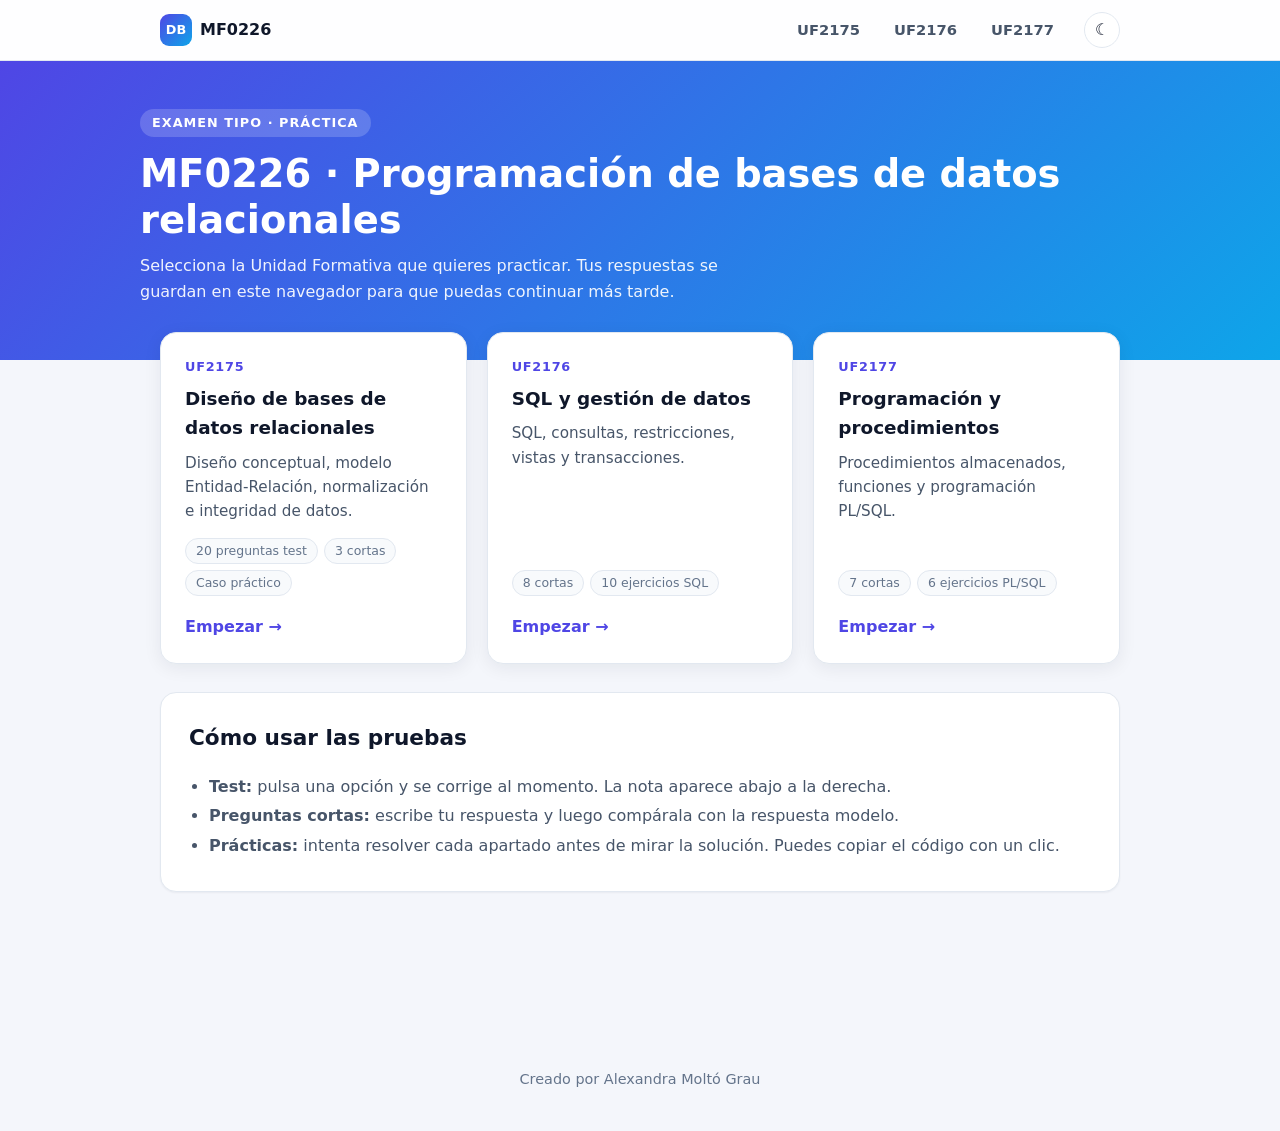
<file: index.html>
<!DOCTYPE html>
<html lang="es">
<head>
<meta charset="UTF-8">
<meta name="viewport" content="width=device-width, initial-scale=1.0">
<title>Pruebas de Bases de Datos</title>

<link rel="stylesheet" href="style.css">

<!-- Google Analytics -->
<script async src="https://www.googletagmanager.com/gtag/js?id=G-CJPK4BP119"></script>
<script>
window.dataLayer = window.dataLayer || [];
function gtag(){dataLayer.push(arguments);}
gtag('js', new Date());
gtag('config', 'G-CJPK4BP119');
</script>

</head>
<body>

<div class="topbar">
    <div class="topbar-inner">
        <a class="brand" href="index.html"><span class="brand-logo">DB</span><span class="brand-text">MF0226</span></a>
        <nav class="tabs">
            <a href="uf2175.html">UF2175</a>
            <a href="uf2176.html">UF2176</a>
            <a href="uf2177.html">UF2177</a>
        </nav>
        <button class="theme-toggle" type="button" aria-label="Cambiar tema"></button>
    </div>
</div>

<header class="hero">
    <div class="hero-inner">
        <span class="eyebrow">Examen tipo · Práctica</span>
        <h1>MF0226 · Programación de bases de datos relacionales</h1>
        <p>Selecciona la Unidad Formativa que quieres practicar. Tus respuestas se guardan en este navegador para que puedas continuar más tarde.</p>
    </div>
</header>

<main class="container">

    <div class="unit-grid">

        <a class="unit-card" href="uf2175.html">
            <span class="unit-code">UF2175</span>
            <h2>Diseño de bases de datos relacionales</h2>
            <p>Diseño conceptual, modelo Entidad-Relación, normalización e integridad de datos.</p>
            <div class="unit-tags"><span>20 preguntas test</span><span>3 cortas</span><span>Caso práctico</span></div>
            <span class="go">Empezar →</span>
        </a>

        <a class="unit-card" href="uf2176.html">
            <span class="unit-code">UF2176</span>
            <h2>SQL y gestión de datos</h2>
            <p>SQL, consultas, restricciones, vistas y transacciones.</p>
            <div class="unit-tags"><span>8 cortas</span><span>10 ejercicios SQL</span></div>
            <span class="go">Empezar →</span>
        </a>

        <a class="unit-card" href="uf2177.html">
            <span class="unit-code">UF2177</span>
            <h2>Programación y procedimientos</h2>
            <p>Procedimientos almacenados, funciones y programación PL/SQL.</p>
            <div class="unit-tags"><span>7 cortas</span><span>6 ejercicios PL/SQL</span></div>
            <span class="go">Empezar →</span>
        </a>

    </div>

    <section class="card tips">
        <h2>Cómo usar las pruebas</h2>
        <ul>
            <li><strong>Test:</strong> pulsa una opción y se corrige al momento. La nota aparece abajo a la derecha.</li>
            <li><strong>Preguntas cortas:</strong> escribe tu respuesta y luego compárala con la respuesta modelo.</li>
            <li><strong>Prácticas:</strong> intenta resolver cada apartado antes de mirar la solución. Puedes copiar el código con un clic.</li>
        </ul>
    </section>

</main>

<footer>
    Creado por Alexandra Moltó Grau
</footer>

<script src="script.js"></script>
</body>
</html>
</file>
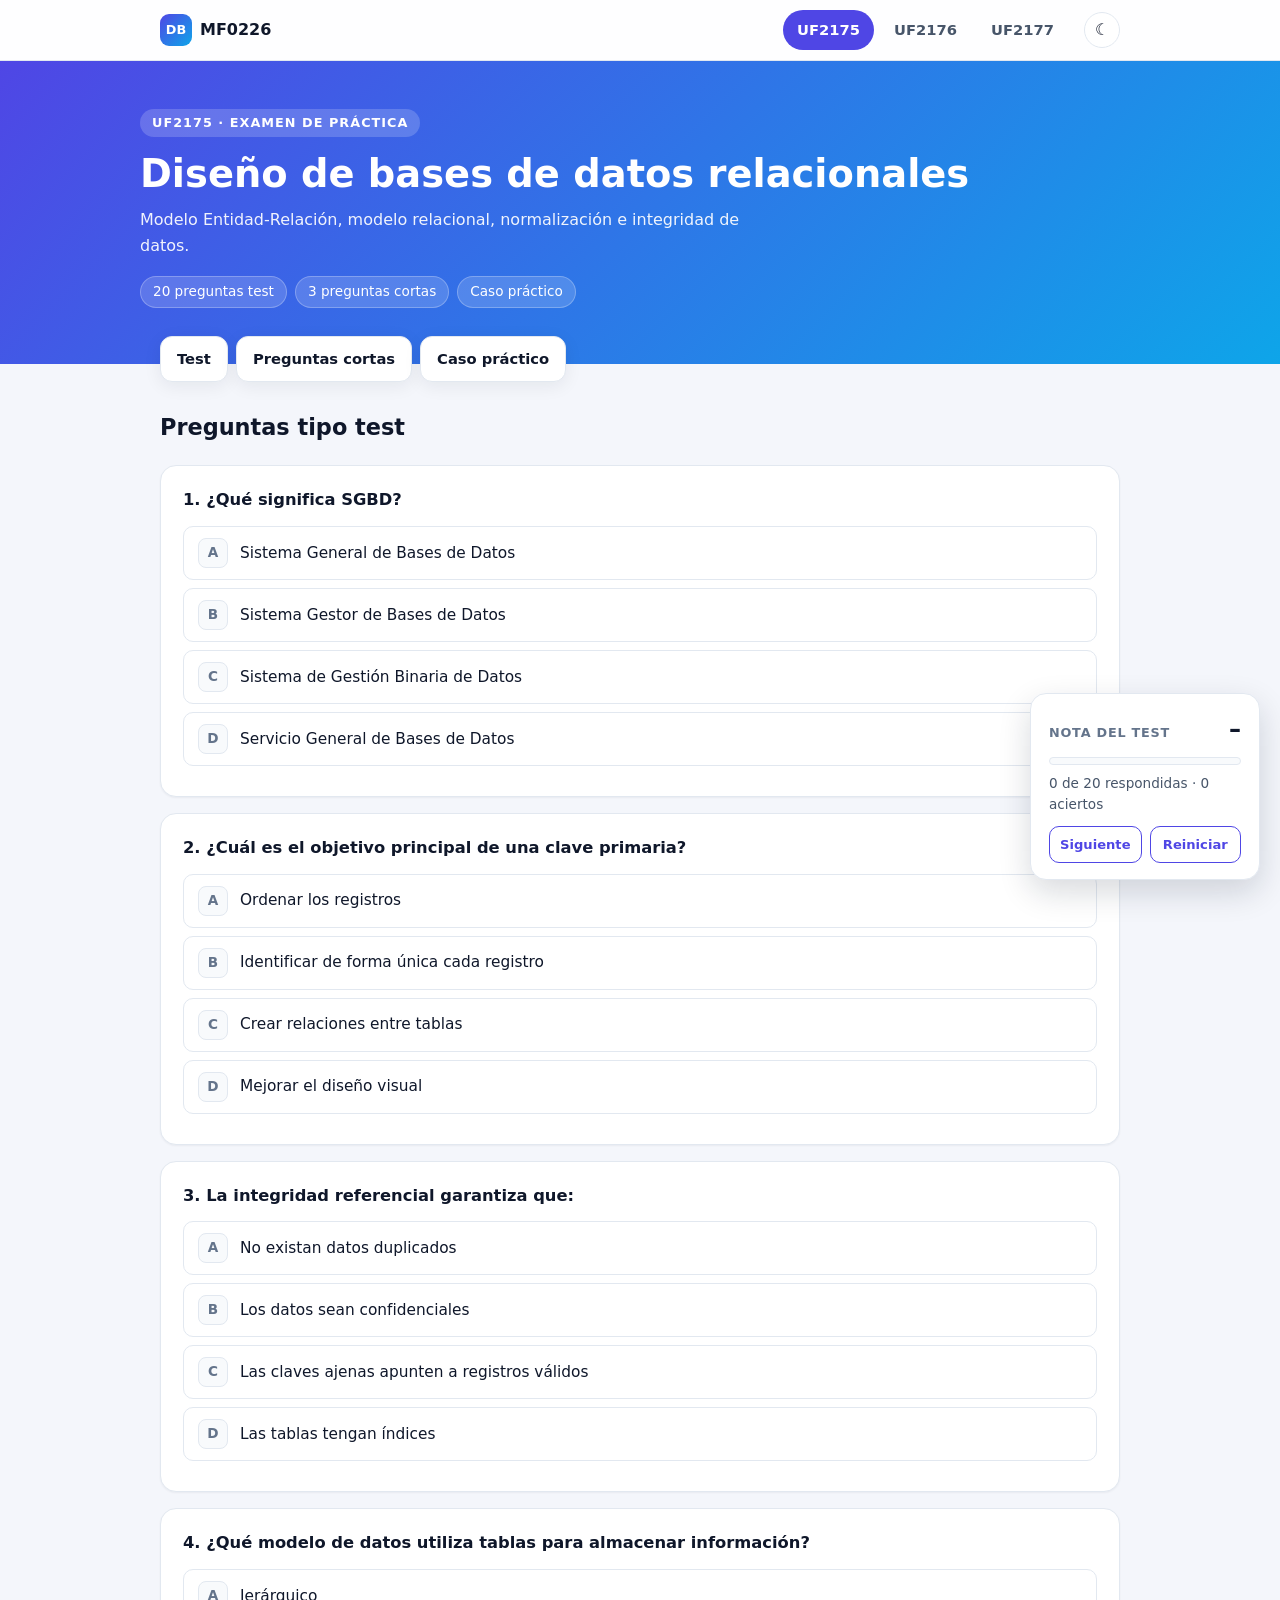
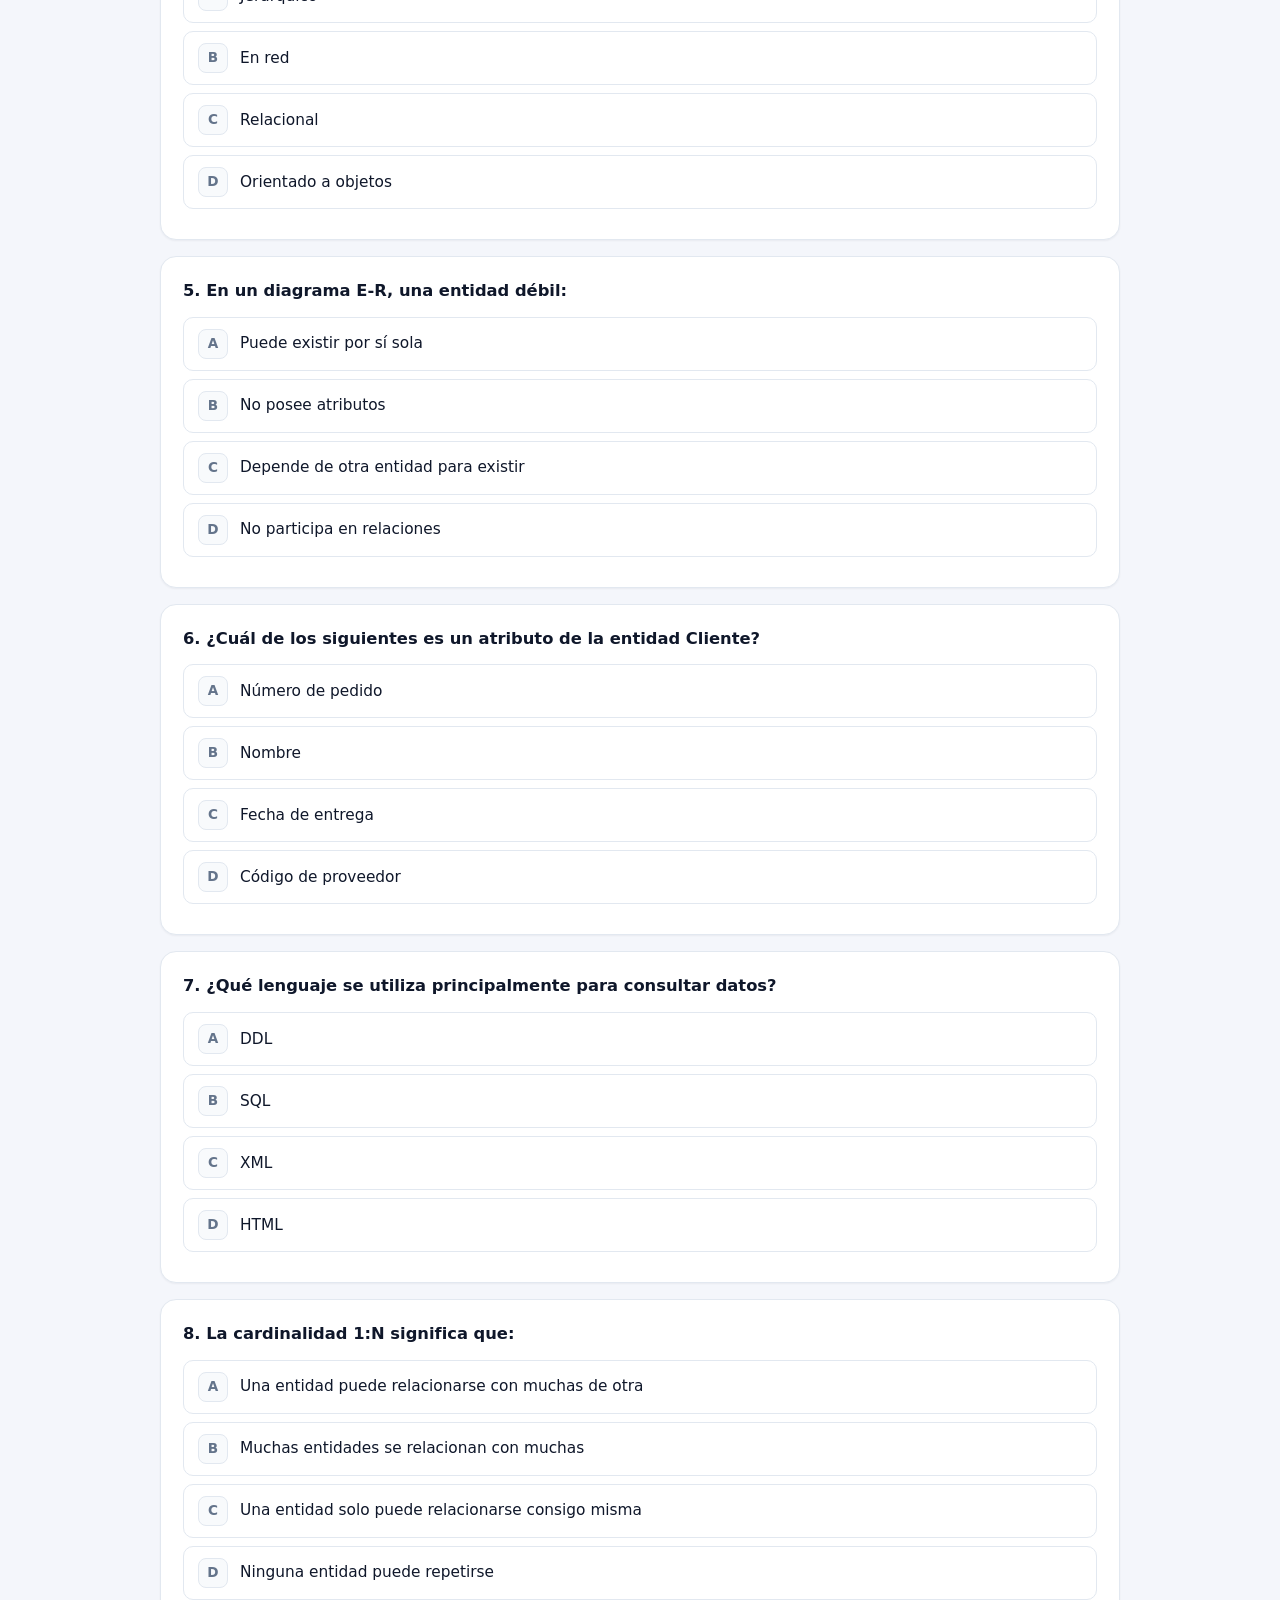
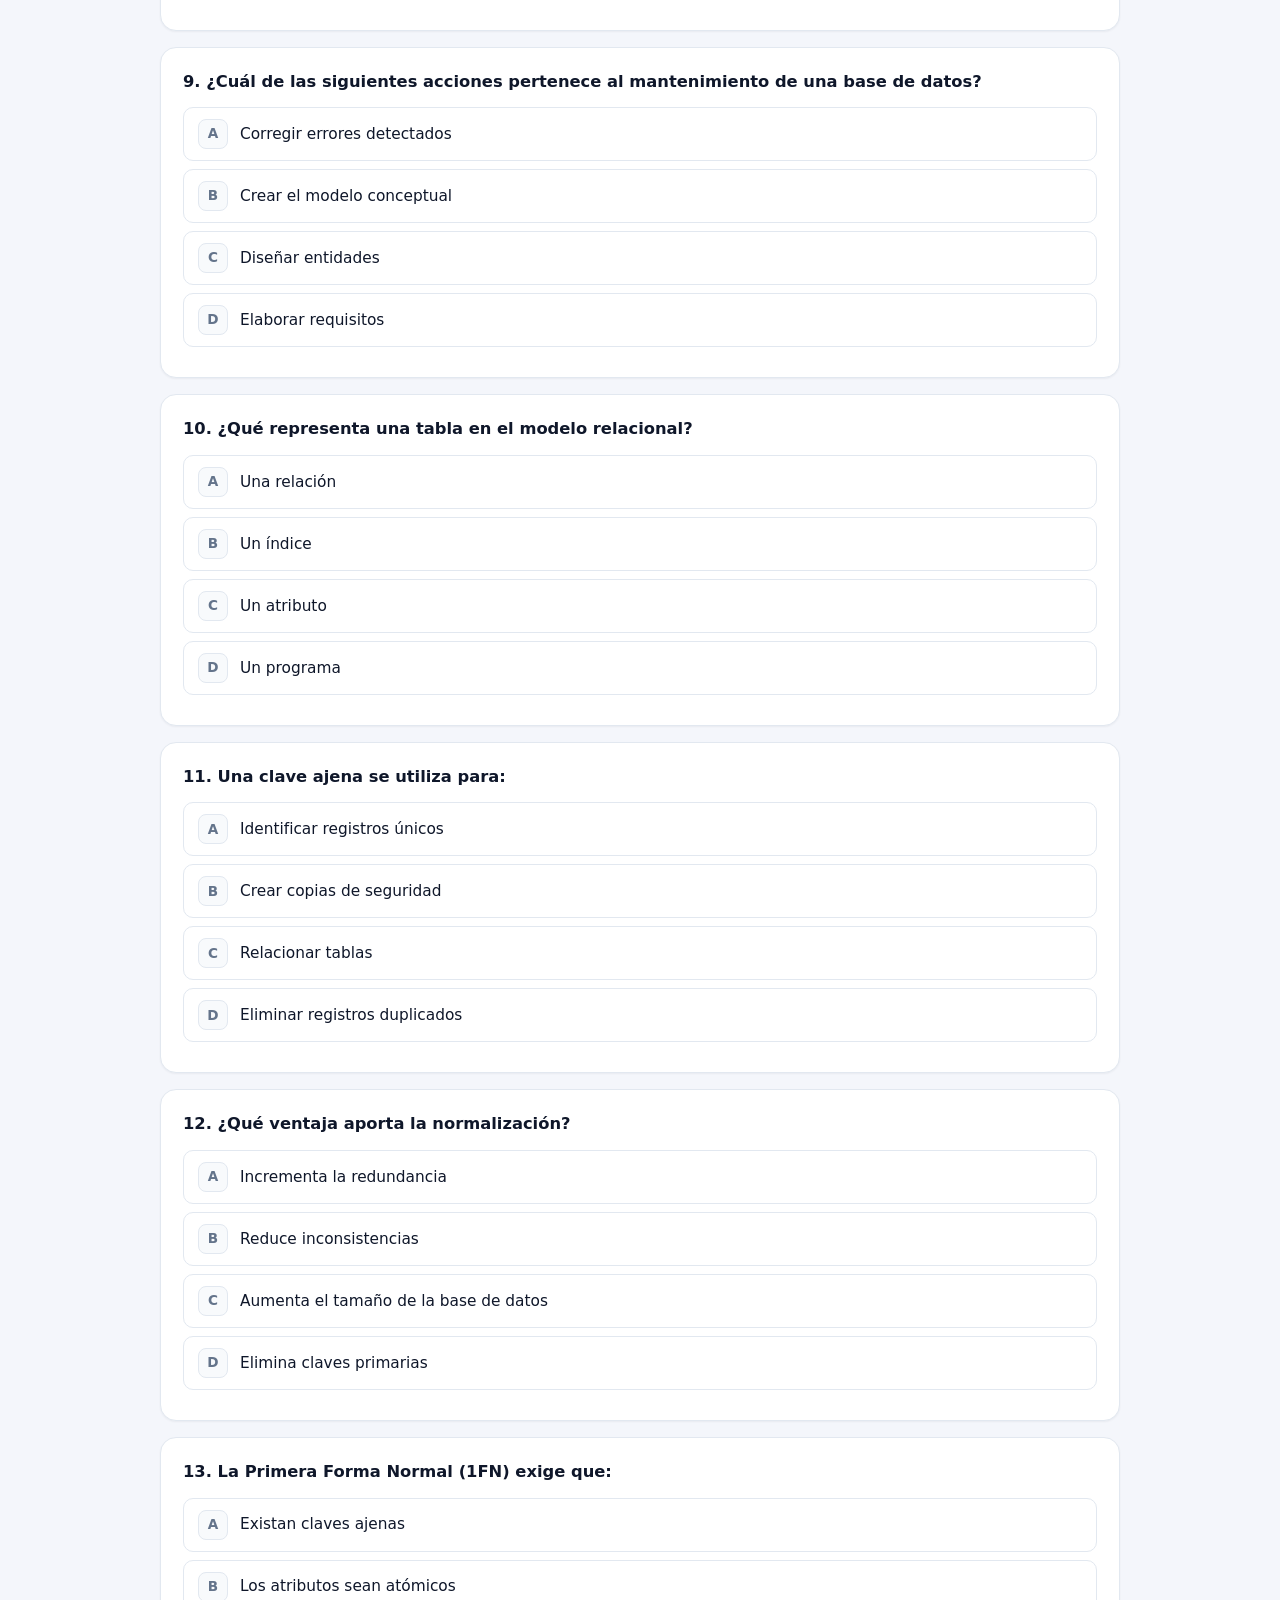
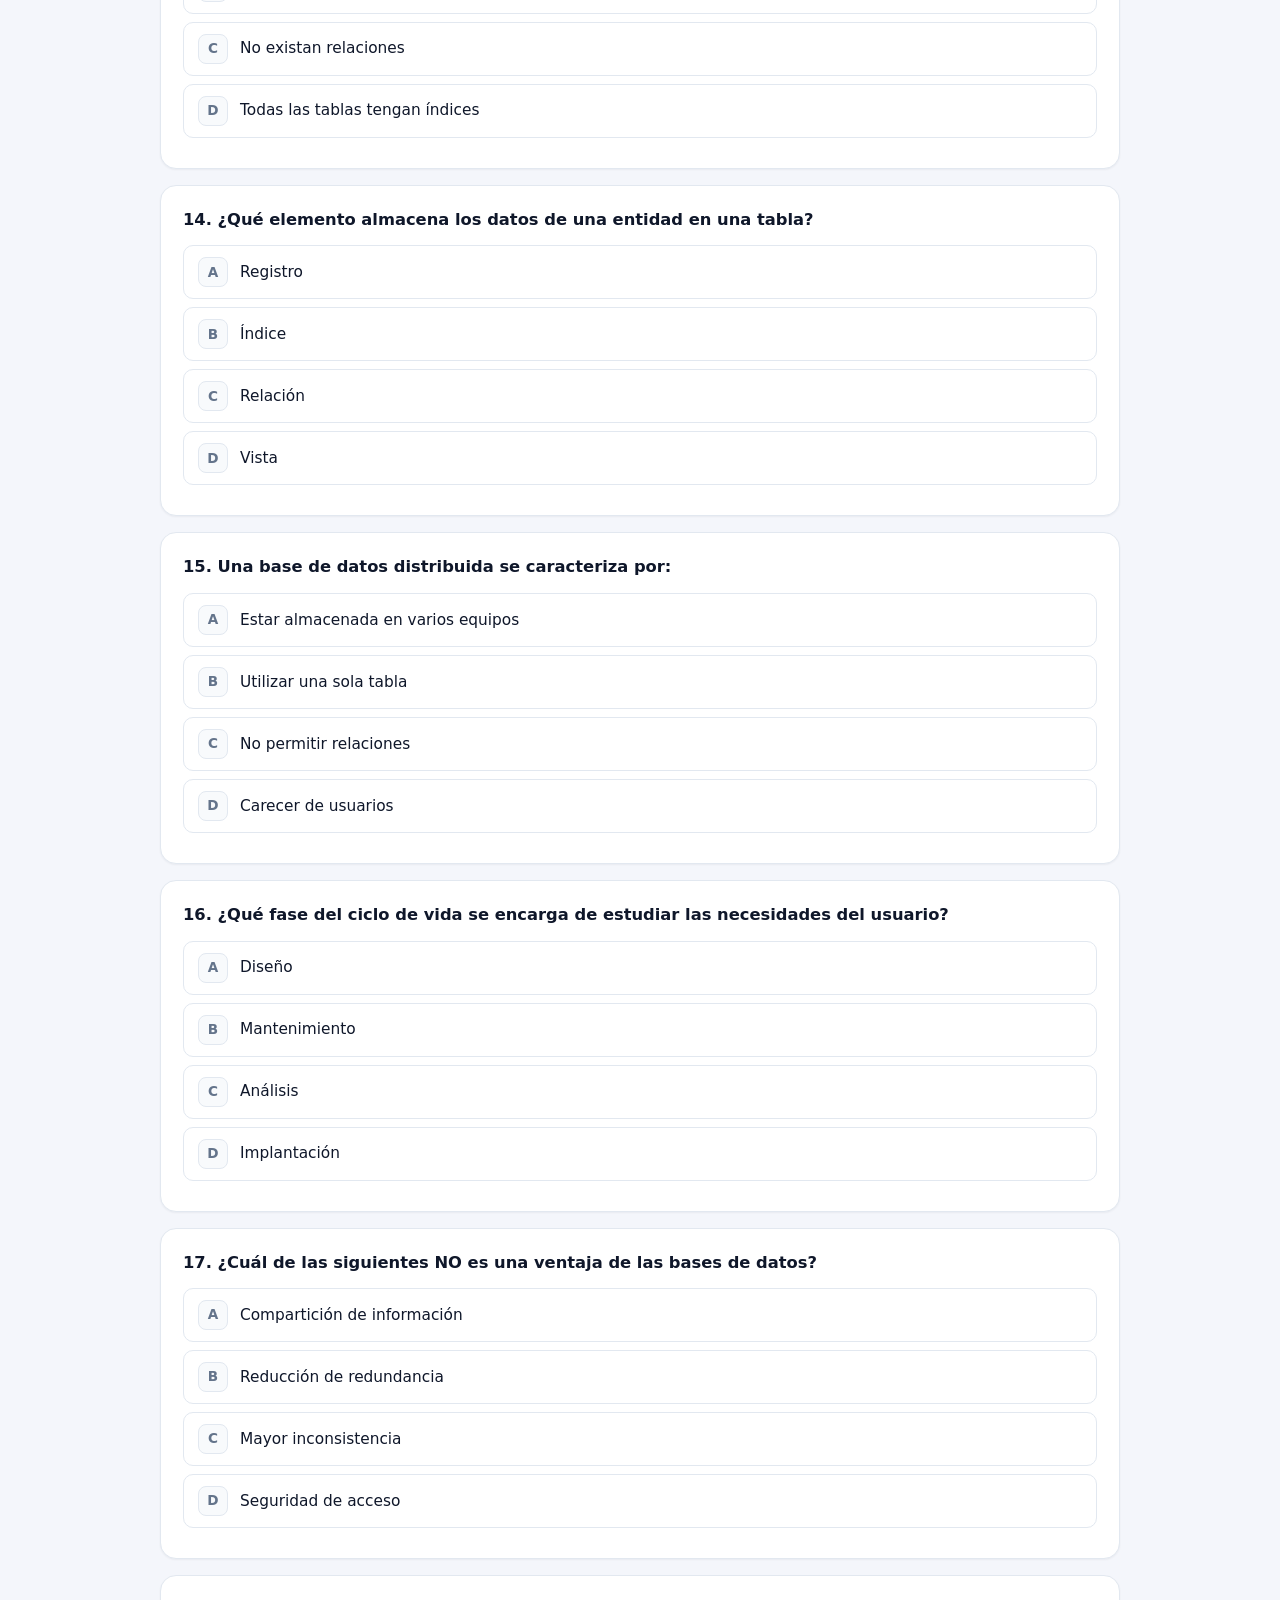
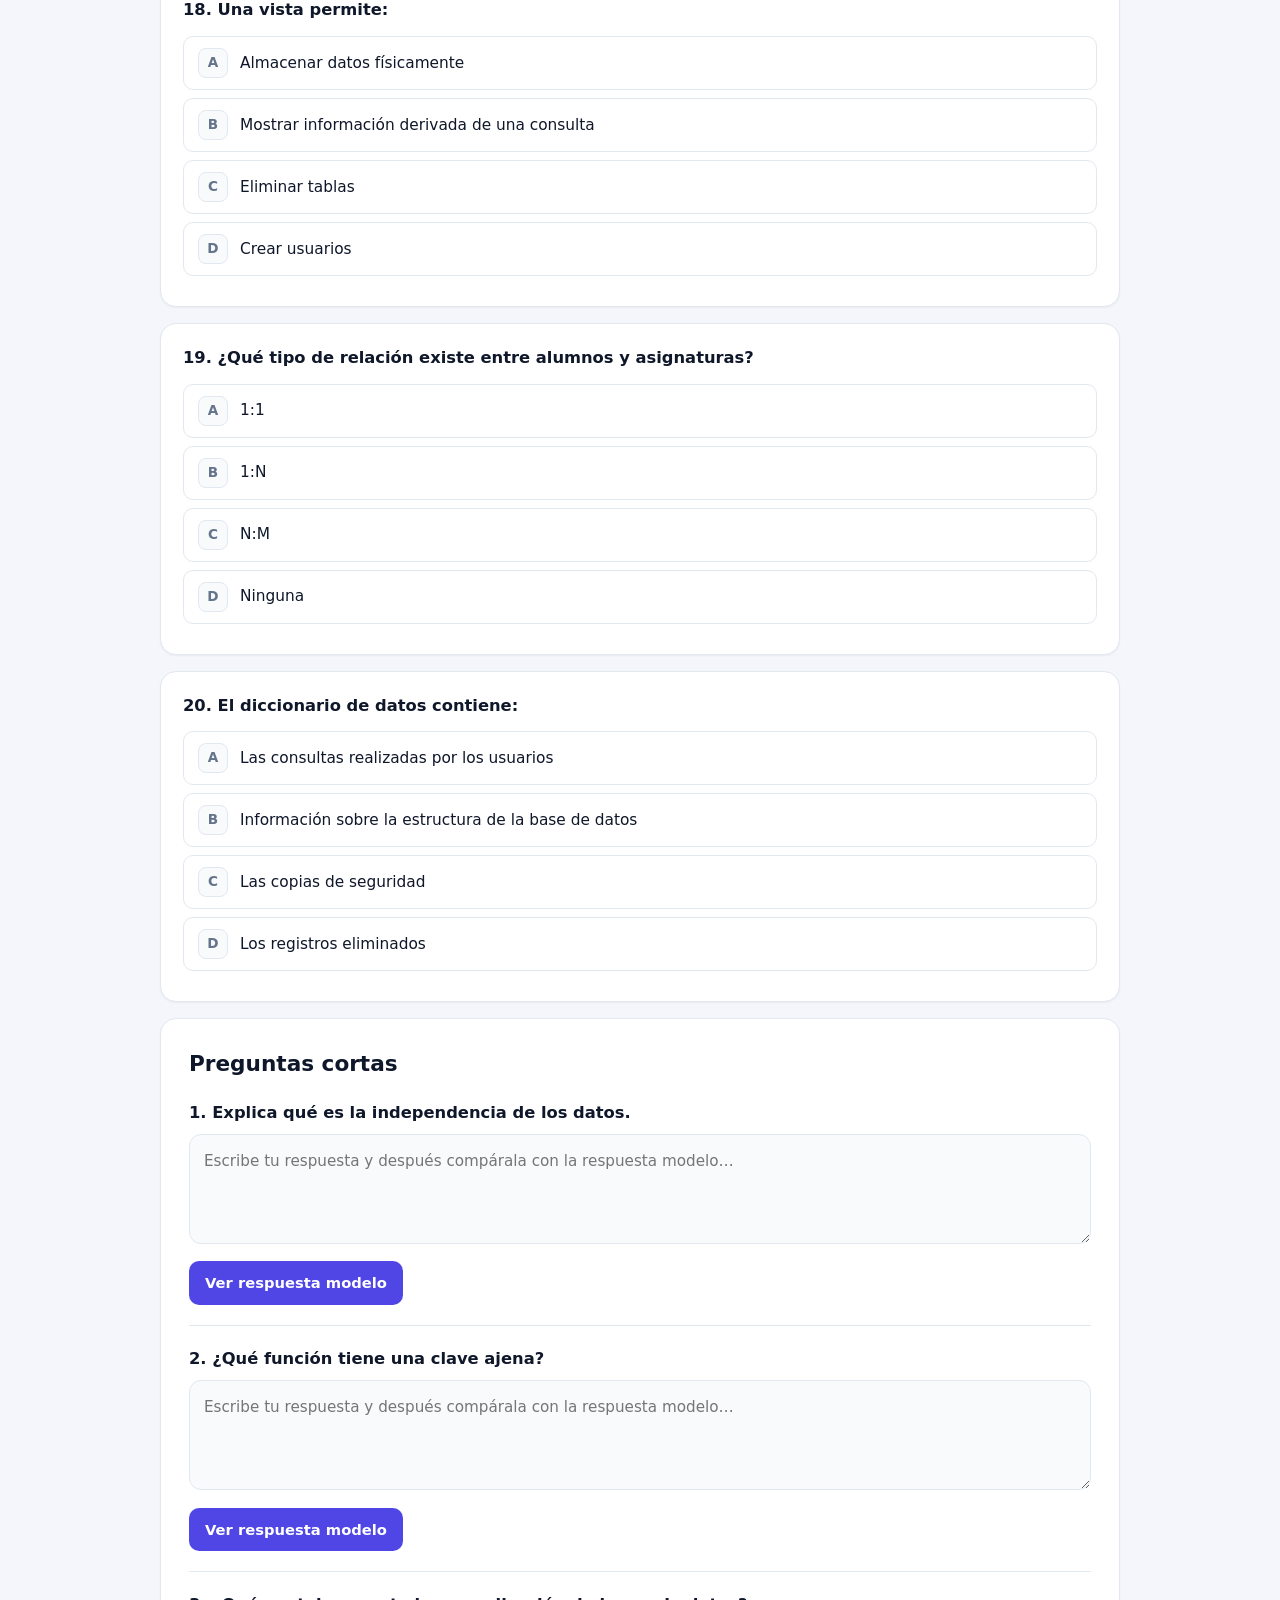
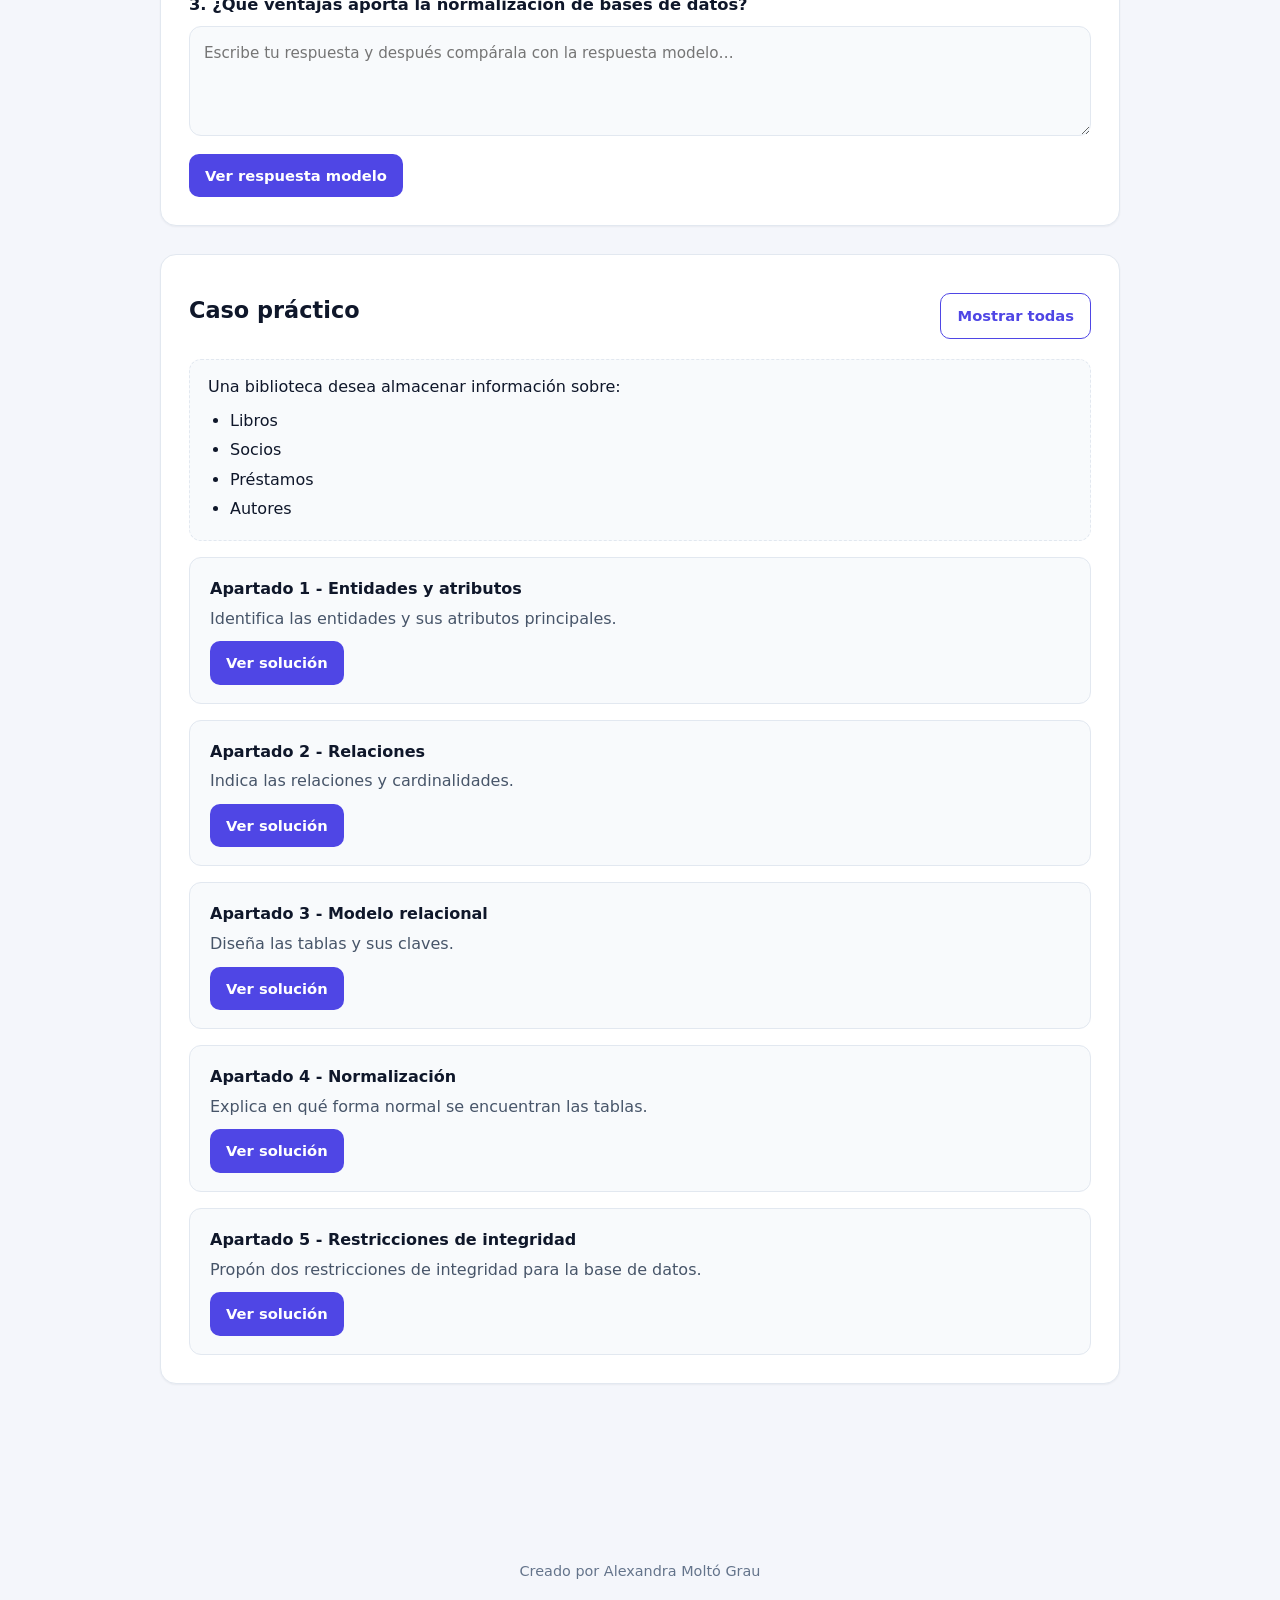
<file: uf2175.html>
<!DOCTYPE html>
<html lang="es">
<head>
<meta charset="UTF-8">
<meta name="viewport" content="width=device-width, initial-scale=1.0">
<title>UF2175 - Examen de Práctica</title>
<link rel="stylesheet" href="style.css">

<script async src="https://www.googletagmanager.com/gtag/js?id=G-CJPK4BP119"></script>
<script>
window.dataLayer = window.dataLayer || [];
function gtag(){dataLayer.push(arguments);}
gtag('js', new Date());
gtag('config', 'G-CJPK4BP119');
</script>
</head>
<body>

<div class="topbar">
    <div class="topbar-inner">
        <a class="brand" href="index.html"><span class="brand-logo">DB</span><span class="brand-text">MF0226</span></a>
        <nav class="tabs">
            <a href="uf2175.html" class="active" aria-current="page">UF2175</a>
            <a href="uf2176.html">UF2176</a>
            <a href="uf2177.html">UF2177</a>
        </nav>
        <button class="theme-toggle" type="button" aria-label="Cambiar tema"></button>
    </div>
</div>

<header class="hero">
    <div class="hero-inner">
        <span class="eyebrow">UF2175 · Examen de práctica</span>
        <h1>Diseño de bases de datos relacionales</h1>
        <p>Modelo Entidad-Relación, modelo relacional, normalización e integridad de datos.</p>
        <div class="hero-meta"><span>20 preguntas test</span><span>3 preguntas cortas</span><span>Caso práctico</span></div>
    </div>
</header>

<main class="container">

<nav class="toc">
    <a href="#test">Test</a>
    <a href="#cortas">Preguntas cortas</a>
    <a href="#caso">Caso práctico</a>
</nav>

<section id="test" class="questions">
<div class="section-title"><h2>Preguntas tipo test</h2></div>

<div class="question">
    <h3>1. ¿Qué significa SGBD?</h3>
    <button class="answer">Sistema General de Bases de Datos</button>
    <button class="answer correct">Sistema Gestor de Bases de Datos</button>
    <button class="answer">Sistema de Gestión Binaria de Datos</button>
    <button class="answer">Servicio General de Bases de Datos</button>
    <div class="result"></div>
</div>

<div class="question">
    <h3>2. ¿Cuál es el objetivo principal de una clave primaria?</h3>
    <button class="answer">Ordenar los registros</button>
    <button class="answer correct">Identificar de forma única cada registro</button>
    <button class="answer">Crear relaciones entre tablas</button>
    <button class="answer">Mejorar el diseño visual</button>
    <div class="result"></div>
</div>

<div class="question">
    <h3>3. La integridad referencial garantiza que:</h3>
    <button class="answer">No existan datos duplicados</button>
    <button class="answer">Los datos sean confidenciales</button>
    <button class="answer correct">Las claves ajenas apunten a registros válidos</button>
    <button class="answer">Las tablas tengan índices</button>
    <div class="result"></div>
</div>

<div class="question">
    <h3>4. ¿Qué modelo de datos utiliza tablas para almacenar información?</h3>
    <button class="answer">Jerárquico</button>
    <button class="answer">En red</button>
    <button class="answer correct">Relacional</button>
    <button class="answer">Orientado a objetos</button>
    <div class="result"></div>
</div>

<div class="question">
    <h3>5. En un diagrama E-R, una entidad débil:</h3>
    <button class="answer">Puede existir por sí sola</button>
    <button class="answer">No posee atributos</button>
    <button class="answer correct">Depende de otra entidad para existir</button>
    <button class="answer">No participa en relaciones</button>
    <div class="result"></div>
</div>

<div class="question">
    <h3>6. ¿Cuál de los siguientes es un atributo de la entidad Cliente?</h3>
    <button class="answer">Número de pedido</button>
    <button class="answer correct">Nombre</button>
    <button class="answer">Fecha de entrega</button>
    <button class="answer">Código de proveedor</button>
    <div class="result"></div>
</div>

<div class="question">
    <h3>7. ¿Qué lenguaje se utiliza principalmente para consultar datos?</h3>
    <button class="answer">DDL</button>
    <button class="answer correct">SQL</button>
    <button class="answer">XML</button>
    <button class="answer">HTML</button>
    <div class="result"></div>
</div>

<div class="question">
    <h3>8. La cardinalidad 1:N significa que:</h3>
    <button class="answer correct">Una entidad puede relacionarse con muchas de otra</button>
    <button class="answer">Muchas entidades se relacionan con muchas</button>
    <button class="answer">Una entidad solo puede relacionarse consigo misma</button>
    <button class="answer">Ninguna entidad puede repetirse</button>
    <div class="result"></div>
</div>

<div class="question">
    <h3>9. ¿Cuál de las siguientes acciones pertenece al mantenimiento de una base de datos?</h3>
    <button class="answer correct">Corregir errores detectados</button>
    <button class="answer">Crear el modelo conceptual</button>
    <button class="answer">Diseñar entidades</button>
    <button class="answer">Elaborar requisitos</button>
    <div class="result"></div>
</div>

<div class="question">
    <h3>10. ¿Qué representa una tabla en el modelo relacional?</h3>
    <button class="answer correct">Una relación</button>
    <button class="answer">Un índice</button>
    <button class="answer">Un atributo</button>
    <button class="answer">Un programa</button>
    <div class="result"></div>
</div>

<div class="question">
    <h3>11. Una clave ajena se utiliza para:</h3>
    <button class="answer">Identificar registros únicos</button>
    <button class="answer">Crear copias de seguridad</button>
    <button class="answer correct">Relacionar tablas</button>
    <button class="answer">Eliminar registros duplicados</button>
    <div class="result"></div>
</div>

<div class="question">
    <h3>12. ¿Qué ventaja aporta la normalización?</h3>
    <button class="answer">Incrementa la redundancia</button>
    <button class="answer correct">Reduce inconsistencias</button>
    <button class="answer">Aumenta el tamaño de la base de datos</button>
    <button class="answer">Elimina claves primarias</button>
    <div class="result"></div>
</div>

<div class="question">
    <h3>13. La Primera Forma Normal (1FN) exige que:</h3>
    <button class="answer">Existan claves ajenas</button>
    <button class="answer correct">Los atributos sean atómicos</button>
    <button class="answer">No existan relaciones</button>
    <button class="answer">Todas las tablas tengan índices</button>
    <div class="result"></div>
</div>

<div class="question">
    <h3>14. ¿Qué elemento almacena los datos de una entidad en una tabla?</h3>
    <button class="answer correct">Registro</button>
    <button class="answer">Índice</button>
    <button class="answer">Relación</button>
    <button class="answer">Vista</button>
    <div class="result"></div>
</div>

<div class="question">
    <h3>15. Una base de datos distribuida se caracteriza por:</h3>
    <button class="answer correct">Estar almacenada en varios equipos</button>
    <button class="answer">Utilizar una sola tabla</button>
    <button class="answer">No permitir relaciones</button>
    <button class="answer">Carecer de usuarios</button>
    <div class="result"></div>
</div>

<div class="question">
    <h3>16. ¿Qué fase del ciclo de vida se encarga de estudiar las necesidades del usuario?</h3>
    <button class="answer">Diseño</button>
    <button class="answer">Mantenimiento</button>
    <button class="answer correct">Análisis</button>
    <button class="answer">Implantación</button>
    <div class="result"></div>
</div>

<div class="question">
    <h3>17. ¿Cuál de las siguientes NO es una ventaja de las bases de datos?</h3>
    <button class="answer">Compartición de información</button>
    <button class="answer">Reducción de redundancia</button>
    <button class="answer correct">Mayor inconsistencia</button>
    <button class="answer">Seguridad de acceso</button>
    <div class="result"></div>
</div>

<div class="question">
    <h3>18. Una vista permite:</h3>
    <button class="answer">Almacenar datos físicamente</button>
    <button class="answer correct">Mostrar información derivada de una consulta</button>
    <button class="answer">Eliminar tablas</button>
    <button class="answer">Crear usuarios</button>
    <div class="result"></div>
</div>

<div class="question">
    <h3>19. ¿Qué tipo de relación existe entre alumnos y asignaturas?</h3>
    <button class="answer">1:1</button>
    <button class="answer">1:N</button>
    <button class="answer correct">N:M</button>
    <button class="answer">Ninguna</button>
    <div class="result"></div>
</div>

<div class="question">
    <h3>20. El diccionario de datos contiene:</h3>
    <button class="answer">Las consultas realizadas por los usuarios</button>
    <button class="answer correct">Información sobre la estructura de la base de datos</button>
    <button class="answer">Las copias de seguridad</button>
    <button class="answer">Los registros eliminados</button>
    <div class="result"></div>
</div>
</section>

<section id="cortas" class="card">
<h2>Preguntas cortas</h2>
<div class="short-question"><h3>1. Explica qué es la independencia de los datos.</h3><textarea></textarea><button class="check-btn">Comprobar</button><div class="feedback">La independencia de los datos permite modificar la estructura física o lógica sin afectar a las aplicaciones que utilizan la base de datos.</div></div>
<div class="short-question"><h3>2. ¿Qué función tiene una clave ajena?</h3><textarea></textarea><button class="check-btn">Comprobar</button><div class="feedback">Una clave ajena permite relacionar registros de una tabla con otra tabla.</div></div>
<div class="short-question"><h3>3. ¿Qué ventajas aporta la normalización de bases de datos?</h3><textarea></textarea><button class="check-btn">Comprobar</button><div class="feedback">Reduce redundancias, mejora la integridad de los datos y facilita el mantenimiento.</div></div>
</section>

<section id="caso" class="card">
<div class="section-title"><h2>Caso práctico</h2><button type="button" class="btn btn-ghost" data-toggle-all>Mostrar todas</button></div>
<div class="statement">
<p>Una biblioteca desea almacenar información sobre:</p>
<ul><li>Libros</li><li>Socios</li><li>Préstamos</li><li>Autores</li></ul>
</div>

<div class="practice"><h3>Apartado 1 - Entidades y atributos</h3><p>Identifica las entidades y sus atributos principales.</p><button class="solution-btn">Ver solución</button><div class="solution"><strong>Entidades:</strong><ul><li>Libro</li><li>Socio</li><li>Préstamo</li><li>Autor</li></ul><strong>Atributos:</strong><ul><li>Libro → ISBN, título, editorial</li><li>Socio → código, nombre, teléfono</li><li>Préstamo → fecha_inicio, fecha_fin</li><li>Autor → código, nombre</li></ul></div></div>

<div class="practice"><h3>Apartado 2 - Relaciones</h3><p>Indica las relaciones y cardinalidades.</p><button class="solution-btn">Ver solución</button><div class="solution">Autor 1:N Libro<br><br>Socio 1:N Préstamo<br><br>Libro 1:N Préstamo</div></div>

<div class="practice"><h3>Apartado 3 - Modelo relacional</h3><p>Diseña las tablas y sus claves.</p><button class="solution-btn">Ver solución</button><div class="solution">AUTORES(id_autor PK, nombre)<br><br>LIBROS(isbn PK, titulo, editorial, id_autor FK)<br><br>SOCIOS(id_socio PK, nombre, telefono)<br><br>PRESTAMOS(id_prestamo PK, fecha_inicio, fecha_fin, isbn FK, id_socio FK)</div></div>

<div class="practice"><h3>Apartado 4 - Normalización</h3><p>Explica en qué forma normal se encuentran las tablas.</p><button class="solution-btn">Ver solución</button><div class="solution">Las tablas cumplen 1FN, 2FN y 3FN. No existen grupos repetitivos, dependencias parciales ni transitivas.</div></div>

<div class="practice"><h3>Apartado 5 - Restricciones de integridad</h3><p>Propón dos restricciones de integridad para la base de datos.</p><button class="solution-btn">Ver solución</button><div class="solution">1. El ISBN debe ser único.<br><br>2. Un préstamo no puede referenciar un socio inexistente.</div></div>

</section>

</main>

<footer>
    Creado por Alexandra Moltó Grau
</footer>

<script src="script.js"></script>
</body>
</html>
</file>
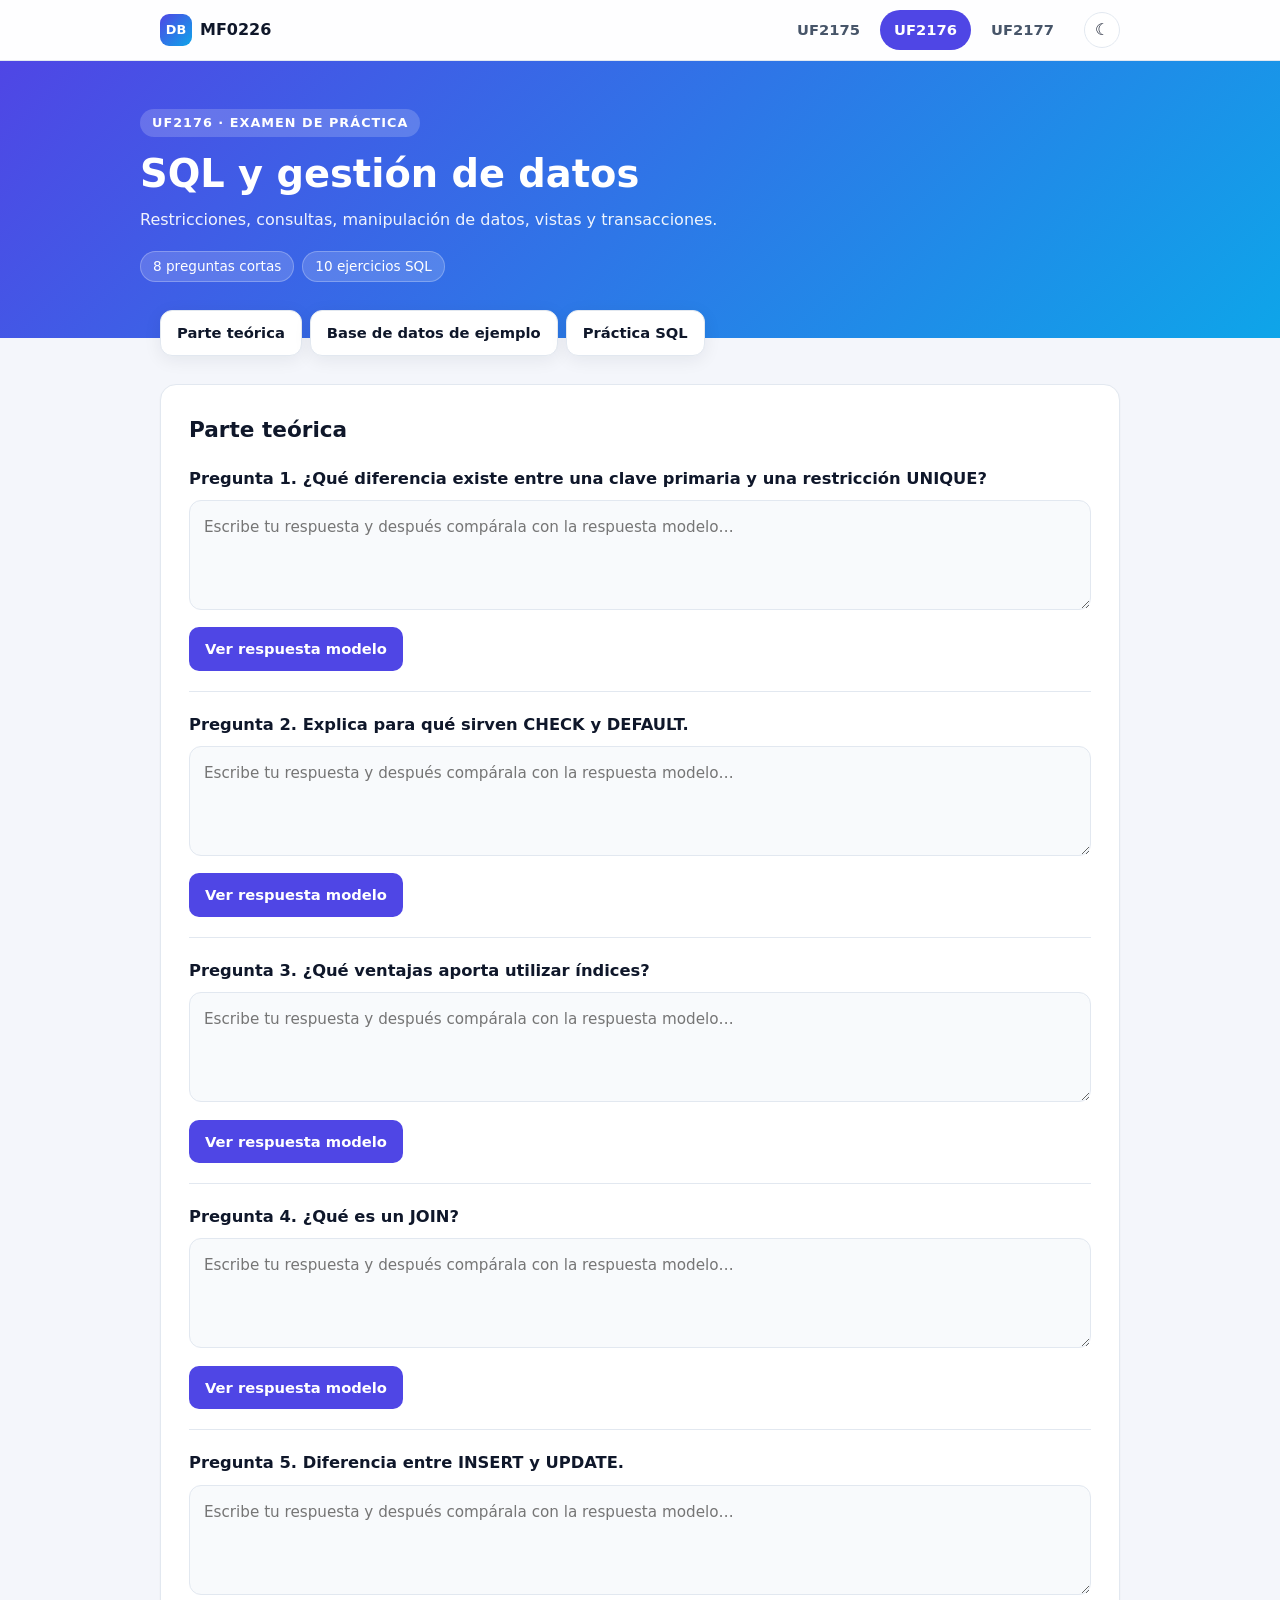
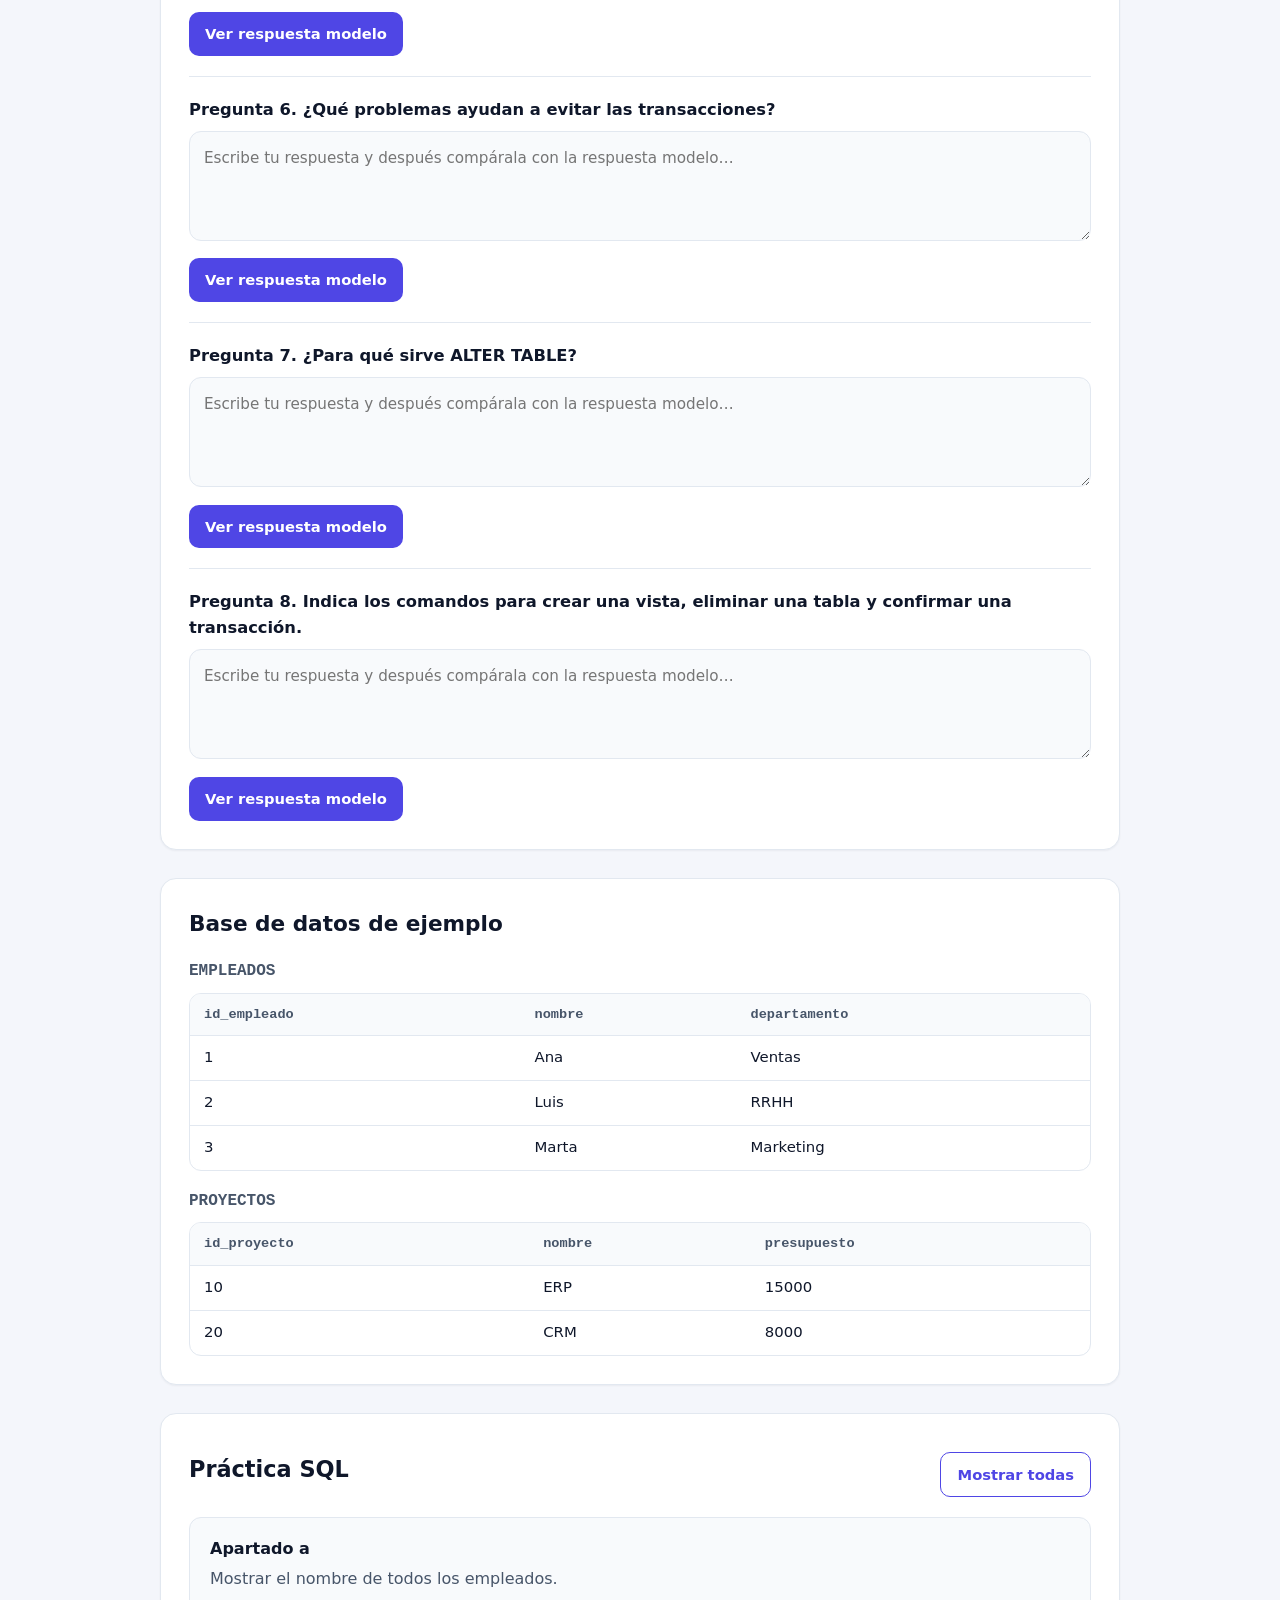
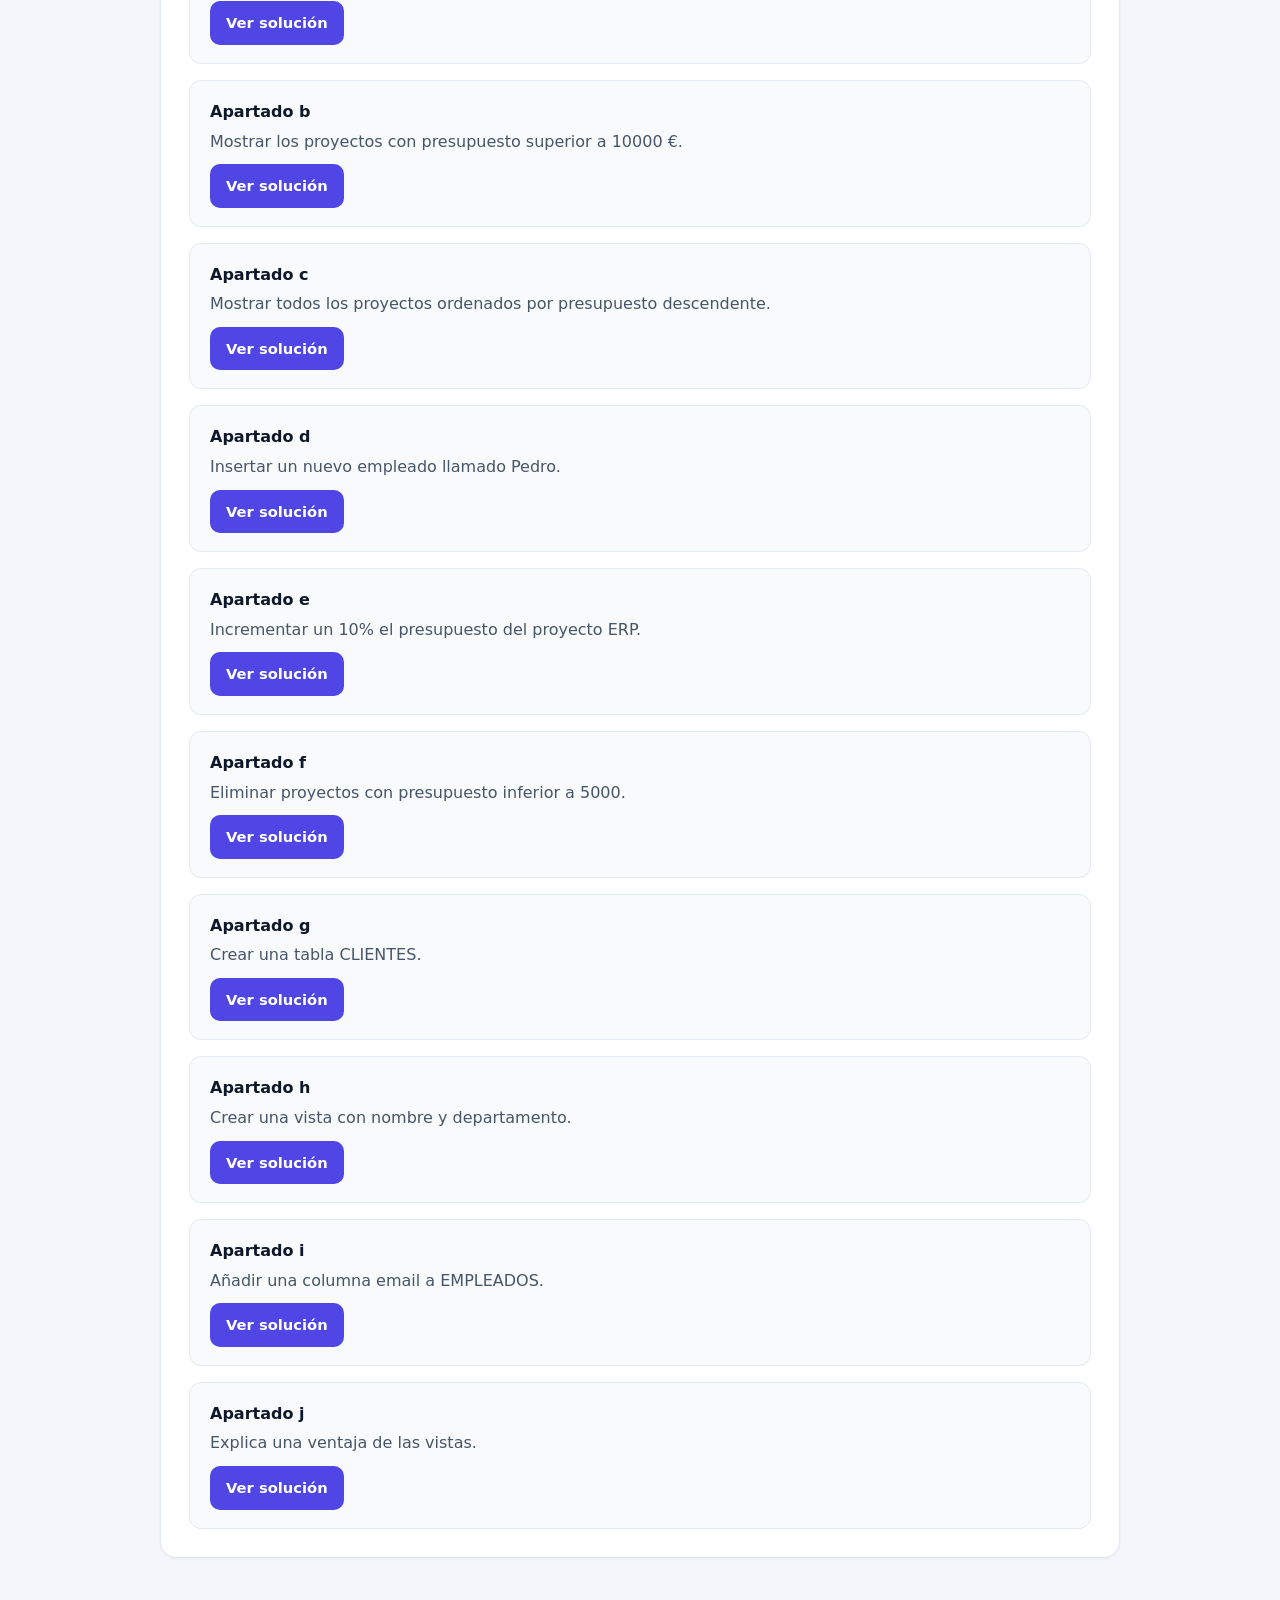
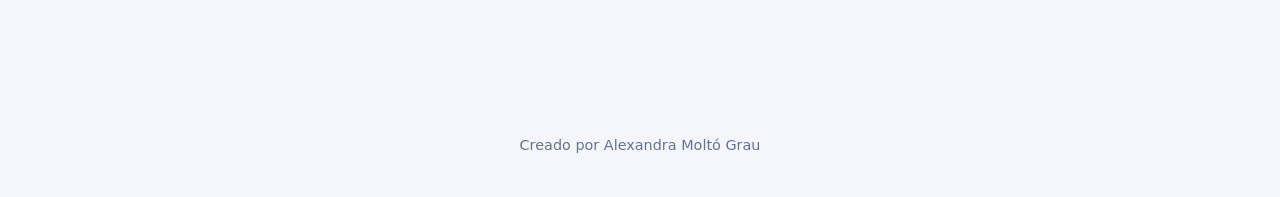
<file: uf2176.html>
<!DOCTYPE html>
<html lang="es">
<head>
<meta charset="UTF-8">
<meta name="viewport" content="width=device-width, initial-scale=1.0">
<title>UF2176 - SQL y Gestión de Datos</title>
<link rel="stylesheet" href="style.css">
<script async src="https://www.googletagmanager.com/gtag/js?id=G-CJPK4BP119"></script>
<script>
window.dataLayer = window.dataLayer || [];
function gtag(){dataLayer.push(arguments);}
gtag('js', new Date());
gtag('config', 'G-CJPK4BP119');
</script>
</head>
<body>

<div class="topbar">
    <div class="topbar-inner">
        <a class="brand" href="index.html"><span class="brand-logo">DB</span><span class="brand-text">MF0226</span></a>
        <nav class="tabs">
            <a href="uf2175.html">UF2175</a>
            <a href="uf2176.html" class="active" aria-current="page">UF2176</a>
            <a href="uf2177.html">UF2177</a>
        </nav>
        <button class="theme-toggle" type="button" aria-label="Cambiar tema"></button>
    </div>
</div>

<header class="hero">
    <div class="hero-inner">
        <span class="eyebrow">UF2176 · Examen de práctica</span>
        <h1>SQL y gestión de datos</h1>
        <p>Restricciones, consultas, manipulación de datos, vistas y transacciones.</p>
        <div class="hero-meta"><span>8 preguntas cortas</span><span>10 ejercicios SQL</span></div>
    </div>
</header>

<main class="container">

<nav class="toc">
    <a href="#teoria">Parte teórica</a>
    <a href="#datos">Base de datos de ejemplo</a>
    <a href="#practica">Práctica SQL</a>
</nav>

<section id="teoria" class="card">
<h2>Parte teórica</h2>

<div class="short-question">
<h3>Pregunta 1. ¿Qué diferencia existe entre una clave primaria y una restricción UNIQUE?</h3>
<textarea></textarea>
<button class="check-btn">Comprobar</button>
<div class="feedback">La clave primaria identifica de forma única cada registro y no admite NULL. UNIQUE evita duplicados pero puede admitir NULL.</div>
</div>

<div class="short-question">
<h3>Pregunta 2. Explica para qué sirven CHECK y DEFAULT.</h3>
<textarea></textarea>
<button class="check-btn">Comprobar</button>
<div class="feedback">CHECK valida condiciones sobre los datos y DEFAULT asigna valores automáticos.</div>
</div>

<div class="short-question">
<h3>Pregunta 3. ¿Qué ventajas aporta utilizar índices?</h3>
<textarea></textarea>
<button class="check-btn">Comprobar</button>
<div class="feedback">Mejoran la velocidad de búsqueda y consulta de registros.</div>
</div>

<div class="short-question">
<h3>Pregunta 4. ¿Qué es un JOIN?</h3>
<textarea></textarea>
<button class="check-btn">Comprobar</button>
<div class="feedback">Permite combinar información procedente de varias tablas relacionadas.</div>
</div>

<div class="short-question">
<h3>Pregunta 5. Diferencia entre INSERT y UPDATE.</h3>
<textarea></textarea>
<button class="check-btn">Comprobar</button>
<div class="feedback">INSERT añade registros nuevos y UPDATE modifica registros existentes.</div>
</div>

<div class="short-question">
<h3>Pregunta 6. ¿Qué problemas ayudan a evitar las transacciones?</h3>
<textarea></textarea>
<button class="check-btn">Comprobar</button>
<div class="feedback">Evitan inconsistencias cuando varias operaciones deben completarse juntas.</div>
</div>

<div class="short-question">
<h3>Pregunta 7. ¿Para qué sirve ALTER TABLE?</h3>
<textarea></textarea>
<button class="check-btn">Comprobar</button>
<div class="feedback">Permite modificar la estructura de una tabla existente.</div>
</div>

<div class="short-question">
<h3>Pregunta 8. Indica los comandos para crear una vista, eliminar una tabla y confirmar una transacción.</h3>
<textarea></textarea>
<button class="check-btn">Comprobar</button>
<div class="feedback">CREATE VIEW, DROP TABLE y COMMIT.</div>
</div>

</section>

<section id="datos" class="card">
<h2>Base de datos de ejemplo</h2>

<p class="table-name">EMPLEADOS</p>

<div class="table-wrap">
<table>
<tr><th>id_empleado</th><th>nombre</th><th>departamento</th></tr>
<tr><td>1</td><td>Ana</td><td>Ventas</td></tr>
<tr><td>2</td><td>Luis</td><td>RRHH</td></tr>
<tr><td>3</td><td>Marta</td><td>Marketing</td></tr>
</table>
</div>

<p class="table-name">PROYECTOS</p>

<div class="table-wrap">
<table>
<tr><th>id_proyecto</th><th>nombre</th><th>presupuesto</th></tr>
<tr><td>10</td><td>ERP</td><td>15000</td></tr>
<tr><td>20</td><td>CRM</td><td>8000</td></tr>
</table>
</div>
</section>

<section id="practica" class="card">
<div class="section-title"><h2>Práctica SQL</h2><button type="button" class="btn btn-ghost" data-toggle-all>Mostrar todas</button></div>

<div class="practice">
<h3>Apartado a</h3>
<p>Mostrar el nombre de todos los empleados.</p>
<button class="solution-btn">Ver solución</button>
<div class="solution"><pre>SELECT nombre FROM EMPLEADOS;</pre></div>
</div>

<div class="practice">
<h3>Apartado b</h3>
<p>Mostrar los proyectos con presupuesto superior a 10000 €.</p>
<button class="solution-btn">Ver solución</button>
<div class="solution"><pre>SELECT * FROM PROYECTOS WHERE presupuesto > 10000;</pre></div>
</div>

<div class="practice">
<h3>Apartado c</h3>
<p>Mostrar todos los proyectos ordenados por presupuesto descendente.</p>
<button class="solution-btn">Ver solución</button>
<div class="solution"><pre>SELECT * FROM PROYECTOS ORDER BY presupuesto DESC;</pre></div>
</div>

<div class="practice">
<h3>Apartado d</h3>
<p>Insertar un nuevo empleado llamado Pedro.</p>
<button class="solution-btn">Ver solución</button>
<div class="solution"><pre>INSERT INTO EMPLEADOS (id_empleado, nombre) VALUES (4, 'Pedro');</pre></div>
</div>

<div class="practice">
<h3>Apartado e</h3>
<p>Incrementar un 10% el presupuesto del proyecto ERP.</p>
<button class="solution-btn">Ver solución</button>
<div class="solution"><pre>UPDATE PROYECTOS SET presupuesto = presupuesto * 1.10 WHERE nombre = 'ERP';</pre></div>
</div>

<div class="practice">
<h3>Apartado f</h3>
<p>Eliminar proyectos con presupuesto inferior a 5000.</p>
<button class="solution-btn">Ver solución</button>
<div class="solution"><pre>DELETE FROM PROYECTOS WHERE presupuesto < 5000;</pre></div>
</div>

<div class="practice">
<h3>Apartado g</h3>
<p>Crear una tabla CLIENTES.</p>
<button class="solution-btn">Ver solución</button>
<div class="solution"><pre>CREATE TABLE CLIENTES(id_cliente INT PRIMARY KEY,nombre VARCHAR(50));</pre></div>
</div>

<div class="practice">
<h3>Apartado h</h3>
<p>Crear una vista con nombre y departamento.</p>
<button class="solution-btn">Ver solución</button>
<div class="solution"><pre>CREATE VIEW vista_empleados AS SELECT nombre,departamento FROM EMPLEADOS;</pre></div>
</div>

<div class="practice">
<h3>Apartado i</h3>
<p>Añadir una columna email a EMPLEADOS.</p>
<button class="solution-btn">Ver solución</button>
<div class="solution"><pre>ALTER TABLE EMPLEADOS ADD email VARCHAR(100);</pre></div>
</div>

<div class="practice">
<h3>Apartado j</h3>
<p>Explica una ventaja de las vistas.</p>
<button class="solution-btn">Ver solución</button>
<div class="solution">Permiten simplificar consultas complejas y limitar el acceso a determinados datos.</div>
</div>

</section>

</main>

<footer>
    Creado por Alexandra Moltó Grau
</footer>

<script src="script.js"></script>
</body>
</html>
</file>
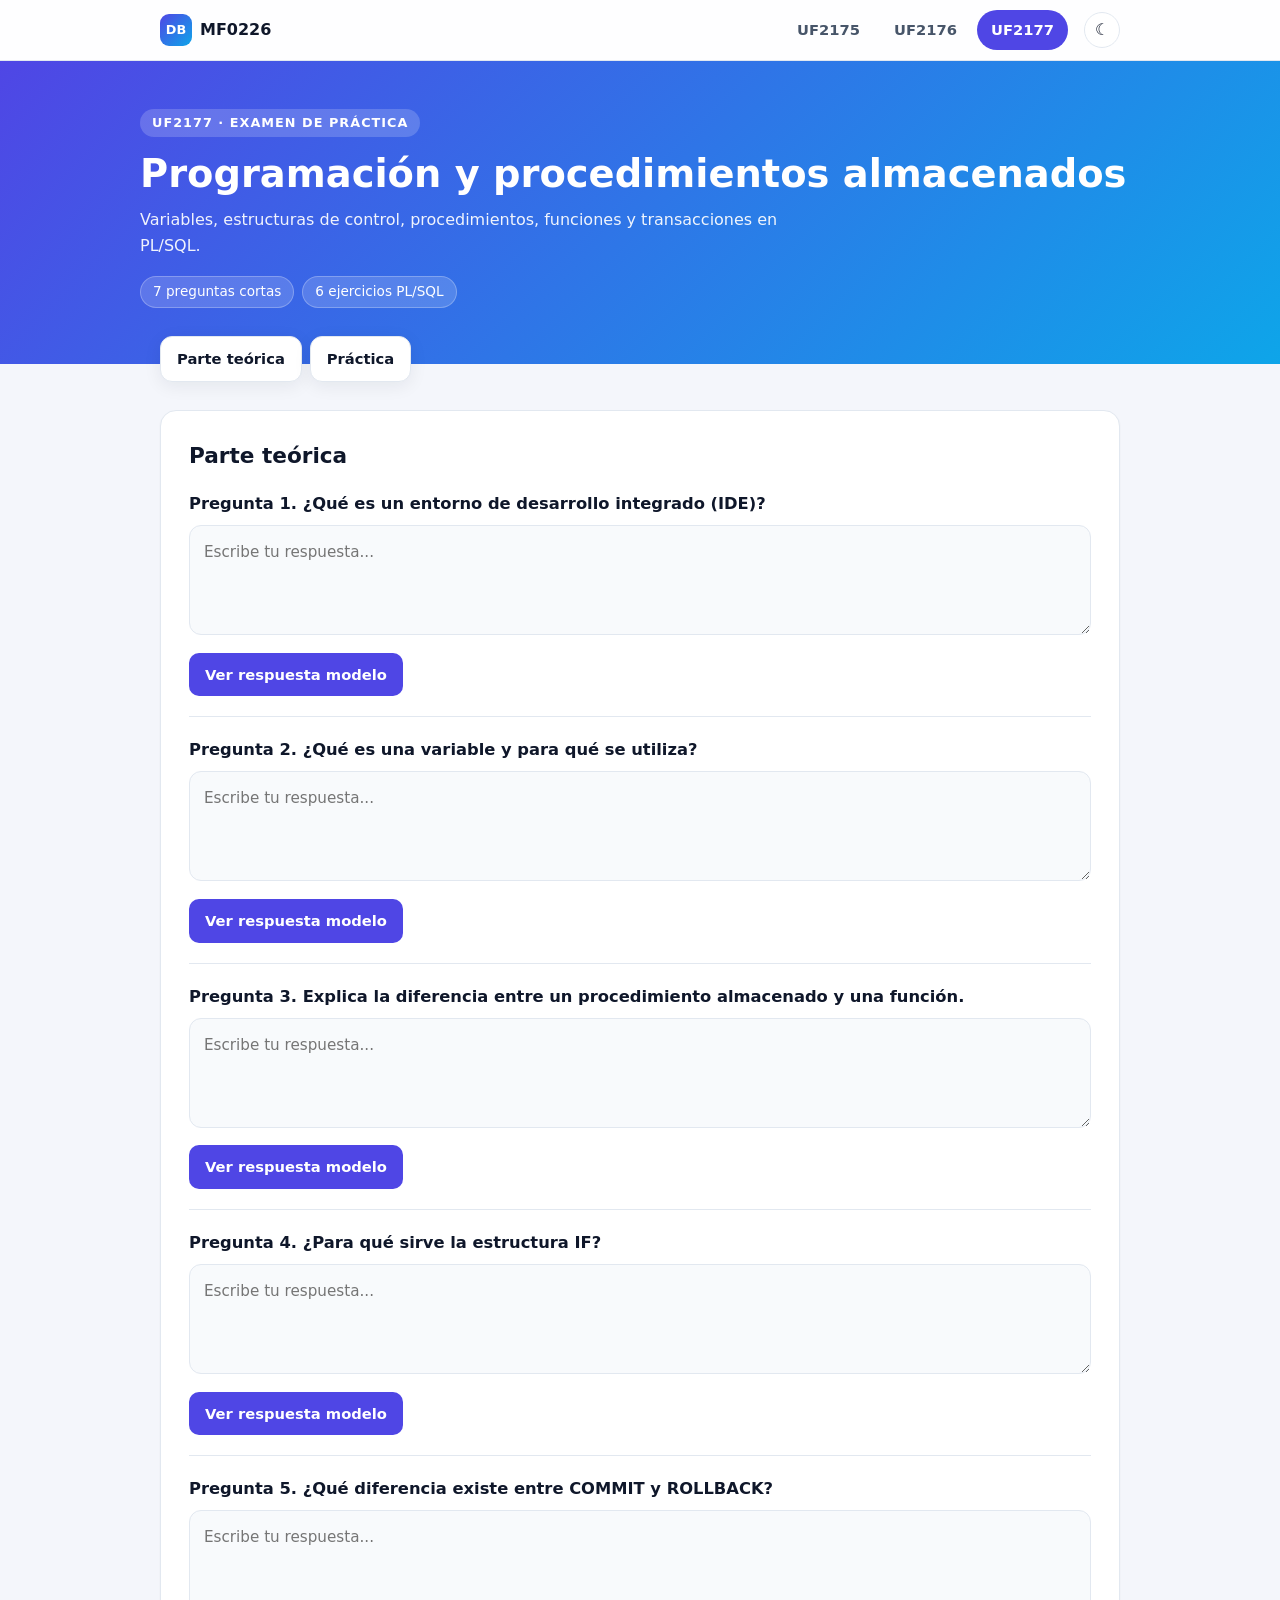
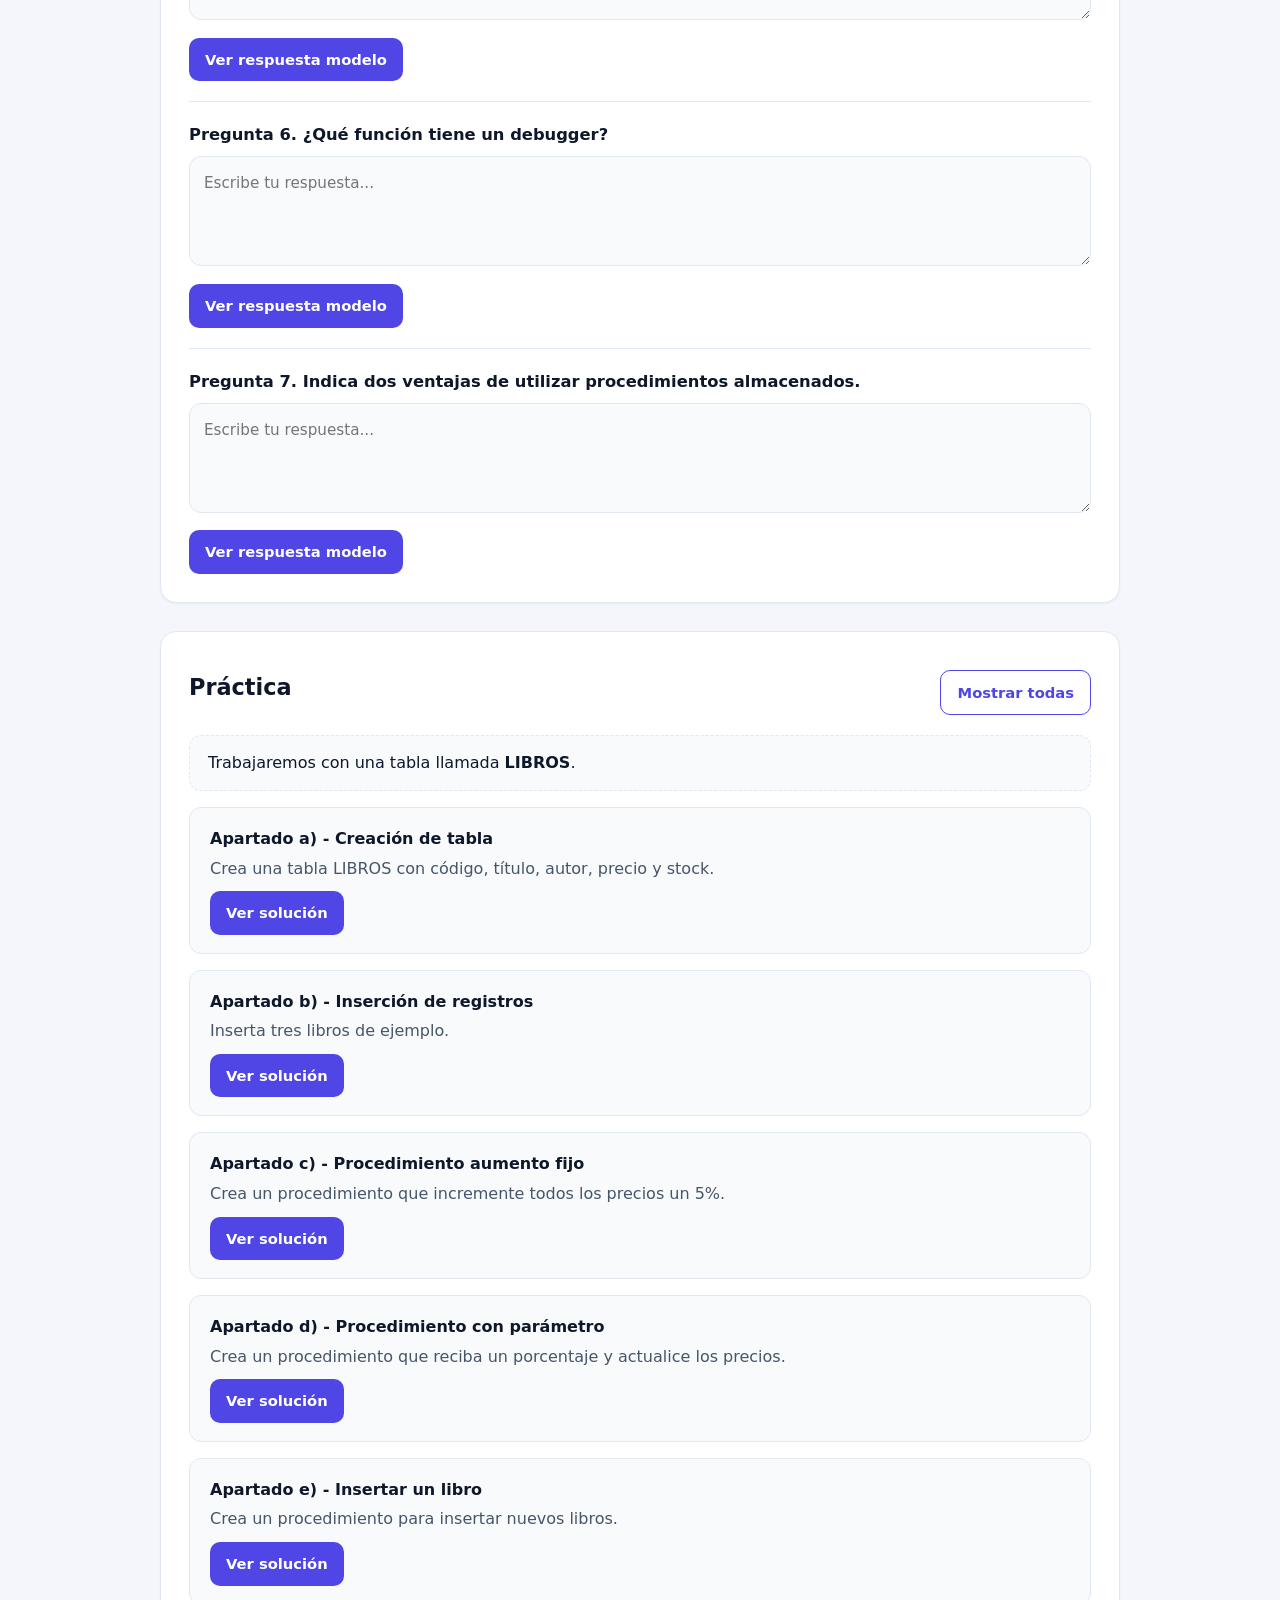
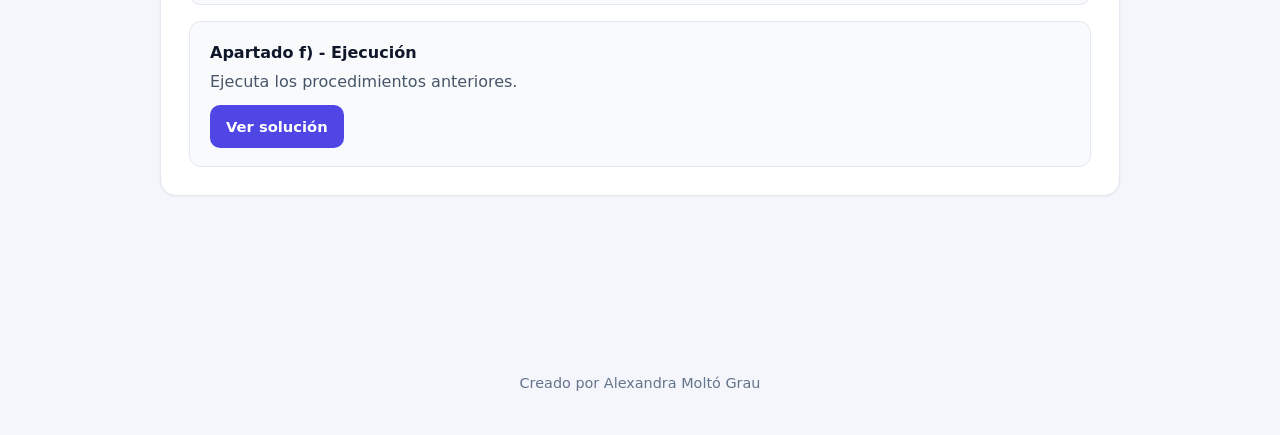
<file: uf2177.html>
<!DOCTYPE html>
<html lang="es">
<head>
<meta charset="UTF-8">
<meta name="viewport" content="width=device-width, initial-scale=1.0">
<title>UF2177 - Programación y Procedimientos</title>
<link rel="stylesheet" href="style.css">
<script async src="https://www.googletagmanager.com/gtag/js?id=G-CJPK4BP119"></script>
<script>
window.dataLayer = window.dataLayer || [];
function gtag(){dataLayer.push(arguments);}
gtag('js', new Date());
gtag('config', 'G-CJPK4BP119');
</script>
</head>
<body>

<div class="topbar">
    <div class="topbar-inner">
        <a class="brand" href="index.html"><span class="brand-logo">DB</span><span class="brand-text">MF0226</span></a>
        <nav class="tabs">
            <a href="uf2175.html">UF2175</a>
            <a href="uf2176.html">UF2176</a>
            <a href="uf2177.html" class="active" aria-current="page">UF2177</a>
        </nav>
        <button class="theme-toggle" type="button" aria-label="Cambiar tema"></button>
    </div>
</div>

<header class="hero">
    <div class="hero-inner">
        <span class="eyebrow">UF2177 · Examen de práctica</span>
        <h1>Programación y procedimientos almacenados</h1>
        <p>Variables, estructuras de control, procedimientos, funciones y transacciones en PL/SQL.</p>
        <div class="hero-meta"><span>7 preguntas cortas</span><span>6 ejercicios PL/SQL</span></div>
    </div>
</header>

<main class="container">

<nav class="toc">
    <a href="#teoria">Parte teórica</a>
    <a href="#practica">Práctica</a>
</nav>

<section id="teoria" class="card">
<h2>Parte teórica</h2>

<div class="short-question">
<h3>Pregunta 1. ¿Qué es un entorno de desarrollo integrado (IDE)?</h3>
<textarea placeholder="Escribe tu respuesta..."></textarea>
<button class="check-btn">Comprobar</button>
<div class="feedback">Un IDE es una aplicación que integra editor de código, depurador y otras herramientas para facilitar el desarrollo.</div>
</div>

<div class="short-question">
<h3>Pregunta 2. ¿Qué es una variable y para qué se utiliza?</h3>
<textarea placeholder="Escribe tu respuesta..."></textarea>
<button class="check-btn">Comprobar</button>
<div class="feedback">Una variable es un espacio de memoria que almacena datos que pueden cambiar durante la ejecución.</div>
</div>

<div class="short-question">
<h3>Pregunta 3. Explica la diferencia entre un procedimiento almacenado y una función.</h3>
<textarea placeholder="Escribe tu respuesta..."></textarea>
<button class="check-btn">Comprobar</button>
<div class="feedback">Una función devuelve un valor. Un procedimiento realiza acciones y puede recibir parámetros sin necesidad de devolver un valor.</div>
</div>

<div class="short-question">
<h3>Pregunta 4. ¿Para qué sirve la estructura IF?</h3>
<textarea placeholder="Escribe tu respuesta..."></textarea>
<button class="check-btn">Comprobar</button>
<div class="feedback">Permite ejecutar instrucciones diferentes según se cumpla o no una condición.</div>
</div>

<div class="short-question">
<h3>Pregunta 5. ¿Qué diferencia existe entre COMMIT y ROLLBACK?</h3>
<textarea placeholder="Escribe tu respuesta..."></textarea>
<button class="check-btn">Comprobar</button>
<div class="feedback">COMMIT confirma los cambios realizados. ROLLBACK deshace los cambios no confirmados.</div>
</div>

<div class="short-question">
<h3>Pregunta 6. ¿Qué función tiene un debugger?</h3>
<textarea placeholder="Escribe tu respuesta..."></textarea>
<button class="check-btn">Comprobar</button>
<div class="feedback">Permite analizar el programa paso a paso para detectar errores y comprobar valores.</div>
</div>

<div class="short-question">
<h3>Pregunta 7. Indica dos ventajas de utilizar procedimientos almacenados.</h3>
<textarea placeholder="Escribe tu respuesta..."></textarea>
<button class="check-btn">Comprobar</button>
<div class="feedback">Mejoran el rendimiento y permiten reutilizar lógica de negocio centralizada en la base de datos.</div>
</div>

</section>

<section id="practica" class="card">

<div class="section-title"><h2>Práctica</h2><button type="button" class="btn btn-ghost" data-toggle-all>Mostrar todas</button></div>

<div class="statement"><p>Trabajaremos con una tabla llamada <strong>LIBROS</strong>.</p></div>

<div class="practice">
<h3>Apartado a) - Creación de tabla</h3>
<p>Crea una tabla LIBROS con código, título, autor, precio y stock.</p>
<button class="solution-btn">Ver solución</button>
<div class="solution"><pre>
CREATE TABLE LIBROS(
   codigo NUMBER PRIMARY KEY,
   titulo VARCHAR2(100),
   autor VARCHAR2(100),
   precio NUMBER(8,2),
   stock NUMBER
);
</pre></div>
</div>

<div class="practice">
<h3>Apartado b) - Inserción de registros</h3>
<p>Inserta tres libros de ejemplo.</p>
<button class="solution-btn">Ver solución</button>
<div class="solution"><pre>
INSERT INTO LIBROS VALUES
(1,'El Quijote','Cervantes',19.95,10),
(2,'1984','George Orwell',15.50,8),
(3,'Fundación','Isaac Asimov',22.90,5);
</pre></div>
</div>

<div class="practice">
<h3>Apartado c) - Procedimiento aumento fijo</h3>
<p>Crea un procedimiento que incremente todos los precios un 5%.</p>
<button class="solution-btn">Ver solución</button>
<div class="solution"><pre>
CREATE OR REPLACE PROCEDURE aumentarPrecios
IS
BEGIN
   UPDATE LIBROS
   SET precio = precio * 1.05;
END;
/
</pre></div>
</div>

<div class="practice">
<h3>Apartado d) - Procedimiento con parámetro</h3>
<p>Crea un procedimiento que reciba un porcentaje y actualice los precios.</p>
<button class="solution-btn">Ver solución</button>
<div class="solution"><pre>
CREATE OR REPLACE PROCEDURE actualizarPrecios(
   p_porcentaje NUMBER
)
IS
BEGIN
   UPDATE LIBROS
   SET precio = precio * (1 + p_porcentaje/100);
END;
/
</pre></div>
</div>

<div class="practice">
<h3>Apartado e) - Insertar un libro</h3>
<p>Crea un procedimiento para insertar nuevos libros.</p>
<button class="solution-btn">Ver solución</button>
<div class="solution"><pre>
CREATE OR REPLACE PROCEDURE insertarLibro(
   p_codigo NUMBER,
   p_titulo VARCHAR2,
   p_autor VARCHAR2,
   p_precio NUMBER,
   p_stock NUMBER
)
IS
BEGIN
   INSERT INTO LIBROS
   VALUES(
      p_codigo,
      p_titulo,
      p_autor,
      p_precio,
      p_stock
   );
END;
/
</pre></div>
</div>

<div class="practice">
<h3>Apartado f) - Ejecución</h3>
<p>Ejecuta los procedimientos anteriores.</p>
<button class="solution-btn">Ver solución</button>
<div class="solution"><pre>
BEGIN
   aumentarPrecios;
END;
/

BEGIN
   actualizarPrecios(10);
END;
/

BEGIN
   insertarLibro(
      4,
      'Clean Code',
      'Robert C. Martin',
      34.95,
      7
   );
END;
/
</pre></div>
</div>

</section>

</main>

<footer>
    Creado por Alexandra Moltó Grau
</footer>

<script src="script.js"></script>
</body>
</html>
</file>
<file: style.css>
/* =========================
   VARIABLES / TEMA
========================= */

:root{
    --bg:#f4f6fb;
    --surface:#ffffff;
    --surface-2:#f8fafc;
    --border:#e2e8f0;
    --text:#0f172a;
    --text-2:#475569;
    --muted:#64748b;

    --primary:#4f46e5;
    --primary-hover:#4338ca;
    --primary-soft:#eef2ff;
    --primary-text:#ffffff;

    --ok:#16a34a;
    --ok-soft:#dcfce7;
    --ok-border:#22c55e;
    --ok-text:#166534;

    --ko:#dc2626;
    --ko-soft:#fee2e2;
    --ko-border:#ef4444;
    --ko-text:#991b1b;

    --info-soft:#ecfeff;
    --info-border:#0891b2;

    --code-bg:#0f172a;
    --code-text:#e2e8f0;

    --shadow-sm:0 1px 2px rgba(15,23,42,.05);
    --shadow:0 4px 18px rgba(15,23,42,.07);
    --shadow-lg:0 12px 32px rgba(15,23,42,.16);

    --radius:16px;
    --radius-sm:10px;

    --hero-from:#4f46e5;
    --hero-to:#0ea5e9;
}

@media (prefers-color-scheme: dark){
    :root:not([data-theme="light"]){
        --bg:#0b1120;
        --surface:#131c2e;
        --surface-2:#0f1728;
        --border:#23304a;
        --text:#e2e8f0;
        --text-2:#b6c2d4;
        --muted:#8a99b0;

        --primary:#818cf8;
        --primary-hover:#a5b4fc;
        --primary-soft:#1e2448;
        --primary-text:#0b1120;

        --ok:#4ade80;
        --ok-soft:#0f2e1f;
        --ok-border:#22c55e;
        --ok-text:#86efac;

        --ko:#f87171;
        --ko-soft:#3a1618;
        --ko-border:#ef4444;
        --ko-text:#fca5a5;

        --info-soft:#0c2a33;
        --info-border:#22d3ee;

        --code-bg:#070b16;
        --code-text:#e2e8f0;

        --shadow-sm:0 1px 2px rgba(0,0,0,.3);
        --shadow:0 4px 18px rgba(0,0,0,.35);
        --shadow-lg:0 12px 32px rgba(0,0,0,.5);

        --hero-from:#3730a3;
        --hero-to:#0369a1;
    }
}

:root[data-theme="dark"]{
    --bg:#0b1120;
    --surface:#131c2e;
    --surface-2:#0f1728;
    --border:#23304a;
    --text:#e2e8f0;
    --text-2:#b6c2d4;
    --muted:#8a99b0;

    --primary:#818cf8;
    --primary-hover:#a5b4fc;
    --primary-soft:#1e2448;
    --primary-text:#0b1120;

    --ok:#4ade80;
    --ok-soft:#0f2e1f;
    --ok-border:#22c55e;
    --ok-text:#86efac;

    --ko:#f87171;
    --ko-soft:#3a1618;
    --ko-border:#ef4444;
    --ko-text:#fca5a5;

    --info-soft:#0c2a33;
    --info-border:#22d3ee;

    --code-bg:#070b16;
    --code-text:#e2e8f0;

    --shadow-sm:0 1px 2px rgba(0,0,0,.3);
    --shadow:0 4px 18px rgba(0,0,0,.35);
    --shadow-lg:0 12px 32px rgba(0,0,0,.5);

    --hero-from:#3730a3;
    --hero-to:#0369a1;
}

/* =========================
   RESET
========================= */

*{
    margin:0;
    padding:0;
    box-sizing:border-box;
}

html{
    scroll-behavior:smooth;
    scroll-padding-top:80px;
}

body{
    font-family:'Segoe UI',system-ui,-apple-system,Roboto,sans-serif;
    background:var(--bg);
    color:var(--text);
    line-height:1.6;
    -webkit-font-smoothing:antialiased;
}

a{
    color:var(--primary);
}

:focus-visible{
    outline:3px solid var(--primary);
    outline-offset:2px;
}

/* =========================
   BARRA SUPERIOR
========================= */

.topbar{
    position:sticky;
    top:0;
    z-index:100;
    background:color-mix(in srgb, var(--surface) 88%, transparent);
    backdrop-filter:blur(10px);
    -webkit-backdrop-filter:blur(10px);
    border-bottom:1px solid var(--border);
}

.topbar-inner{
    max-width:1000px;
    margin:0 auto;
    padding:10px 20px;
    display:flex;
    align-items:center;
    gap:16px;
}

.brand{
    font-weight:800;
    color:var(--text);
    text-decoration:none;
    display:flex;
    align-items:center;
    gap:8px;
    white-space:nowrap;
}

.brand-logo{
    display:inline-grid;
    place-items:center;
    width:32px;
    height:32px;
    border-radius:9px;
    background:linear-gradient(135deg,var(--hero-from),var(--hero-to));
    color:#fff;
    font-size:.8rem;
}

.tabs{
    display:flex;
    gap:6px;
    margin-left:auto;
    overflow-x:auto;
}

.tabs a{
    text-decoration:none;
    color:var(--text-2);
    padding:8px 14px;
    border-radius:999px;
    font-weight:600;
    font-size:.92rem;
    transition:background .15s,color .15s;
    white-space:nowrap;
}

.tabs a:hover{
    background:var(--primary-soft);
    color:var(--primary);
}

.tabs a.active{
    background:var(--primary);
    color:var(--primary-text);
}

.theme-toggle{
    border:1px solid var(--border);
    background:var(--surface);
    color:var(--text);
    width:36px;
    height:36px;
    border-radius:50%;
    cursor:pointer;
    font-size:1rem;
    flex-shrink:0;
}

/* =========================
   HERO
========================= */

.hero{
    background:linear-gradient(135deg,var(--hero-from),var(--hero-to));
    color:#fff;
    padding:48px 20px 56px;
}

.hero-inner{
    max-width:1000px;
    margin:0 auto;
}

.hero .eyebrow{
    display:inline-block;
    font-size:.8rem;
    font-weight:700;
    letter-spacing:.08em;
    text-transform:uppercase;
    background:rgba(255,255,255,.18);
    padding:4px 12px;
    border-radius:999px;
    margin-bottom:14px;
}

.hero h1{
    font-size:clamp(1.6rem,4vw,2.4rem);
    line-height:1.2;
    margin-bottom:10px;
}

.hero p{
    opacity:.92;
    max-width:640px;
}

.hero-meta{
    display:flex;
    flex-wrap:wrap;
    gap:8px;
    margin-top:18px;
}

.hero-meta span{
    background:rgba(255,255,255,.16);
    border:1px solid rgba(255,255,255,.25);
    padding:4px 12px;
    border-radius:999px;
    font-size:.85rem;
}

/* =========================
   ÍNDICE DE SECCIONES
========================= */

.toc{
    display:flex;
    flex-wrap:wrap;
    gap:8px;
    margin:-28px 0 28px;
    position:relative;
}

.toc a{
    background:var(--surface);
    border:1px solid var(--border);
    box-shadow:var(--shadow);
    padding:10px 16px;
    border-radius:12px;
    text-decoration:none;
    color:var(--text);
    font-weight:600;
    font-size:.92rem;
}

.toc a:hover{
    border-color:var(--primary);
    color:var(--primary);
}

/* =========================
   CONTENIDO
========================= */

.container{
    max-width:1000px;
    margin:0 auto;
    padding:0 20px 120px;
}

.section-title{
    display:flex;
    align-items:center;
    justify-content:space-between;
    flex-wrap:wrap;
    gap:12px;
    margin-bottom:20px;
}

.section-title h2{
    font-size:1.4rem;
}

.card{
    background:var(--surface);
    border:1px solid var(--border);
    border-radius:var(--radius);
    padding:28px;
    margin-bottom:28px;
    box-shadow:var(--shadow-sm);
}

.card > h2{
    font-size:1.35rem;
    margin-bottom:18px;
}

.card > p{
    color:var(--text-2);
}

/* =========================
   PORTADA
========================= */

.unit-grid{
    display:grid;
    grid-template-columns:repeat(auto-fit,minmax(260px,1fr));
    gap:20px;
    margin-top:-28px;
    position:relative;
}

.unit-card{
    display:flex;
    flex-direction:column;
    background:var(--surface);
    border:1px solid var(--border);
    border-radius:var(--radius);
    padding:24px;
    box-shadow:var(--shadow);
    text-decoration:none;
    color:var(--text);
    transition:transform .15s,box-shadow .15s,border-color .15s;
}

.unit-card:hover{
    transform:translateY(-3px);
    box-shadow:var(--shadow-lg);
    border-color:var(--primary);
}

.unit-card .unit-code{
    font-size:.8rem;
    font-weight:800;
    letter-spacing:.06em;
    color:var(--primary);
}

.unit-card h2{
    font-size:1.15rem;
    margin:6px 0 8px;
}

.unit-card p{
    color:var(--text-2);
    font-size:.95rem;
    flex:1;
}

.unit-card .unit-tags{
    display:flex;
    flex-wrap:wrap;
    gap:6px;
    margin:14px 0 18px;
}

.unit-card .unit-tags span{
    font-size:.78rem;
    background:var(--surface-2);
    border:1px solid var(--border);
    padding:2px 10px;
    border-radius:999px;
    color:var(--muted);
}

.unit-card .go{
    font-weight:700;
    color:var(--primary);
}

.tips{
    margin-top:28px;
}

.tips ul{
    margin-left:20px;
    color:var(--text-2);
}

/* =========================
   PREGUNTAS TEST
========================= */

.questions{
    counter-reset:q;
}

.question{
    background:var(--surface);
    border:1px solid var(--border);
    border-radius:var(--radius);
    padding:22px;
    margin-bottom:16px;
    box-shadow:var(--shadow-sm);
    transition:border-color .2s;
}

.question.is-correct{
    border-color:var(--ok-border);
}

.question.is-wrong{
    border-color:var(--ko-border);
}

.question h3{
    font-size:1.02rem;
    margin-bottom:14px;
    line-height:1.45;
}

.answer{
    display:flex;
    align-items:center;
    gap:12px;
    width:100%;
    text-align:left;
    padding:11px 14px;
    margin-bottom:8px;
    border:1.5px solid var(--border);
    border-radius:var(--radius-sm);
    background:var(--surface);
    color:var(--text);
    cursor:pointer;
    transition:background .15s,border-color .15s;
    font:inherit;
    font-size:.96rem;
}

.answer::before{
    content:attr(data-letter);
    display:inline-grid;
    place-items:center;
    flex-shrink:0;
    width:28px;
    height:28px;
    border-radius:8px;
    background:var(--surface-2);
    border:1px solid var(--border);
    font-weight:700;
    font-size:.85rem;
    color:var(--muted);
}

.answer:not(:disabled):hover{
    background:var(--primary-soft);
    border-color:var(--primary);
}

.answer:disabled{
    cursor:default;
}

.answer.show-correct{
    background:var(--ok-soft);
    border-color:var(--ok-border);
    color:var(--ok-text);
}

.answer.show-correct::before{
    content:"✓";
    background:var(--ok-border);
    border-color:var(--ok-border);
    color:#fff;
}

.answer.show-wrong{
    background:var(--ko-soft);
    border-color:var(--ko-border);
    color:var(--ko-text);
}

.answer.show-wrong::before{
    content:"✕";
    background:var(--ko-border);
    border-color:var(--ko-border);
    color:#fff;
}

.question.answered .answer:not(.show-correct):not(.show-wrong){
    opacity:.6;
}

.result{
    margin-top:6px;
    font-weight:600;
    font-size:.95rem;
}

.result.ok{ color:var(--ok); }
.result.ko{ color:var(--ko); }

/* =========================
   PREGUNTAS CORTAS
========================= */

.short-question{
    padding:20px 0;
    border-bottom:1px solid var(--border);
}

.short-question:last-child{
    border-bottom:none;
    padding-bottom:0;
}

.short-question:first-of-type{
    padding-top:0;
}

.short-question h3{
    font-size:1.02rem;
    margin-bottom:8px;
}

textarea{
    width:100%;
    min-height:110px;
    padding:14px;
    border:1.5px solid var(--border);
    border-radius:12px;
    resize:vertical;
    font:inherit;
    font-size:.95rem;
    background:var(--surface-2);
    color:var(--text);
    transition:border-color .15s;
}

textarea:focus{
    outline:none;
    border-color:var(--primary);
    background:var(--surface);
}

.saved-hint{
    font-size:.78rem;
    color:var(--muted);
    margin-left:10px;
}

/* =========================
   BOTONES
========================= */

.btn,
.check-btn,
.solution-btn{
    display:inline-flex;
    align-items:center;
    gap:6px;
    margin-top:10px;
    background:var(--primary);
    color:var(--primary-text);
    border:none;
    border-radius:var(--radius-sm);
    padding:10px 16px;
    cursor:pointer;
    font:inherit;
    font-weight:600;
    font-size:.92rem;
    text-decoration:none;
    transition:background .15s;
}

.btn:hover,
.check-btn:hover,
.solution-btn:hover{
    background:var(--primary-hover);
}

.btn-ghost{
    background:transparent;
    color:var(--primary);
    border:1.5px solid var(--primary);
}

.btn-ghost:hover{
    background:var(--primary-soft);
}

.check-btn[aria-expanded="true"],
.solution-btn[aria-expanded="true"]{
    background:var(--surface-2);
    color:var(--text);
    box-shadow:inset 0 0 0 1.5px var(--border);
}

/* =========================
   RESPUESTAS MODELO
========================= */

.feedback,
.solution{
    display:none;
    margin-top:14px;
    padding:14px 16px;
    border-radius:var(--radius-sm);
    animation:fade .2s ease;
}

.feedback{
    background:var(--info-soft);
    border-left:4px solid var(--info-border);
}

.feedback::before{
    content:"Respuesta modelo";
    display:block;
    font-size:.75rem;
    font-weight:800;
    letter-spacing:.06em;
    text-transform:uppercase;
    color:var(--info-border);
    margin-bottom:4px;
}

.solution{
    background:var(--primary-soft);
    border-left:4px solid var(--primary);
}

.feedback.open,
.solution.open{
    display:block;
}

@keyframes fade{
    from{ opacity:0; transform:translateY(-4px); }
    to{ opacity:1; transform:none; }
}

/* =========================
   CÓDIGO
========================= */

.code-wrap{
    position:relative;
}

pre{
    background:var(--code-bg);
    color:var(--code-text);
    padding:16px 18px;
    border-radius:var(--radius-sm);
    overflow-x:auto;
    font-family:'Cascadia Code','Consolas','Fira Code',monospace;
    font-size:.88rem;
    line-height:1.55;
}

.solution pre{
    margin:-2px 0;
}

.copy-btn{
    position:absolute;
    top:8px;
    right:8px;
    background:rgba(255,255,255,.1);
    color:#e2e8f0;
    border:1px solid rgba(255,255,255,.2);
    border-radius:8px;
    padding:4px 10px;
    font:inherit;
    font-size:.78rem;
    cursor:pointer;
}

.copy-btn:hover{
    background:rgba(255,255,255,.2);
}

/* =========================
   CASO PRÁCTICO
========================= */

.practice{
    background:var(--surface-2);
    border:1px solid var(--border);
    border-radius:12px;
    padding:18px 20px;
    margin-top:16px;
}

.practice h3{
    font-size:1rem;
    margin-bottom:4px;
}

.practice > p{
    color:var(--text-2);
}

.statement{
    background:var(--surface-2);
    border:1px dashed var(--border);
    border-radius:12px;
    padding:14px 18px;
    margin-bottom:6px;
}

ul{
    margin-top:8px;
    margin-left:22px;
}

li{
    margin-bottom:4px;
}

/* =========================
   TABLAS
========================= */

.table-name{
    font-weight:700;
    margin:18px 0 8px;
    font-family:'Cascadia Code','Consolas',monospace;
    color:var(--primary);
}

.table-wrap{
    overflow-x:auto;
    border:1px solid var(--border);
    border-radius:12px;
}

table{
    width:100%;
    border-collapse:collapse;
    font-size:.93rem;
}

th,
td{
    padding:10px 14px;
    text-align:left;
    border-bottom:1px solid var(--border);
}

th{
    background:var(--surface-2);
    font-family:'Cascadia Code','Consolas',monospace;
    font-size:.85rem;
    color:var(--text-2);
}

tr:last-child td{
    border-bottom:none;
}

/* =========================
   PANEL NOTA
========================= */

#score-panel{
    position:fixed;
    right:20px;
    bottom:20px;
    background:var(--surface);
    border:1px solid var(--border);
    padding:16px 18px;
    border-radius:var(--radius);
    box-shadow:var(--shadow-lg);
    width:230px;
    z-index:999;
}

#score-panel .score-head{
    display:flex;
    justify-content:space-between;
    align-items:baseline;
    margin-bottom:8px;
}

#score-panel h3{
    font-size:.8rem;
    letter-spacing:.06em;
    text-transform:uppercase;
    color:var(--muted);
}

#score-grade{
    font-size:1.5rem;
    font-weight:800;
}

#score-grade.pass{ color:var(--ok); }
#score-grade.fail{ color:var(--ko); }

.progress{
    height:8px;
    background:var(--surface-2);
    border:1px solid var(--border);
    border-radius:999px;
    overflow:hidden;
    display:flex;
}

.progress .bar-ok{
    background:var(--ok-border);
    transition:width .3s;
}

.progress .bar-ko{
    background:var(--ko-border);
    transition:width .3s;
}

#score-text{
    font-size:.85rem;
    color:var(--text-2);
    margin-top:8px;
}

#score-panel .score-actions{
    display:flex;
    gap:8px;
    margin-top:10px;
}

#score-panel .score-actions button{
    flex:1;
    margin-top:0;
    padding:7px 10px;
    font-size:.82rem;
    justify-content:center;
}

/* =========================
   FOOTER
========================= */

footer{
    text-align:center;
    padding:28px 20px 40px;
    font-size:.9rem;
    color:var(--muted);
}

/* =========================
   MÓVIL
========================= */

@media (max-width:720px){

    .topbar-inner{
        padding:8px 16px;
        gap:10px;
    }

    .brand-text{
        display:none;
    }

    .tabs a{
        padding:7px 11px;
        font-size:.86rem;
    }

    .hero{
        padding:36px 16px 48px;
    }

    .container{
        padding:0 16px 150px;
    }

    .card{
        padding:20px 16px;
    }

    .question{
        padding:18px 16px;
    }

    #score-panel{
        left:12px;
        right:12px;
        bottom:12px;
        width:auto;
    }

}

@media print{
    .topbar,#score-panel,.toc,.copy-btn,.check-btn,.solution-btn{ display:none !important; }
    .feedback,.solution{ display:block !important; }
    .hero{ background:none; color:#000; }
}
</file>
